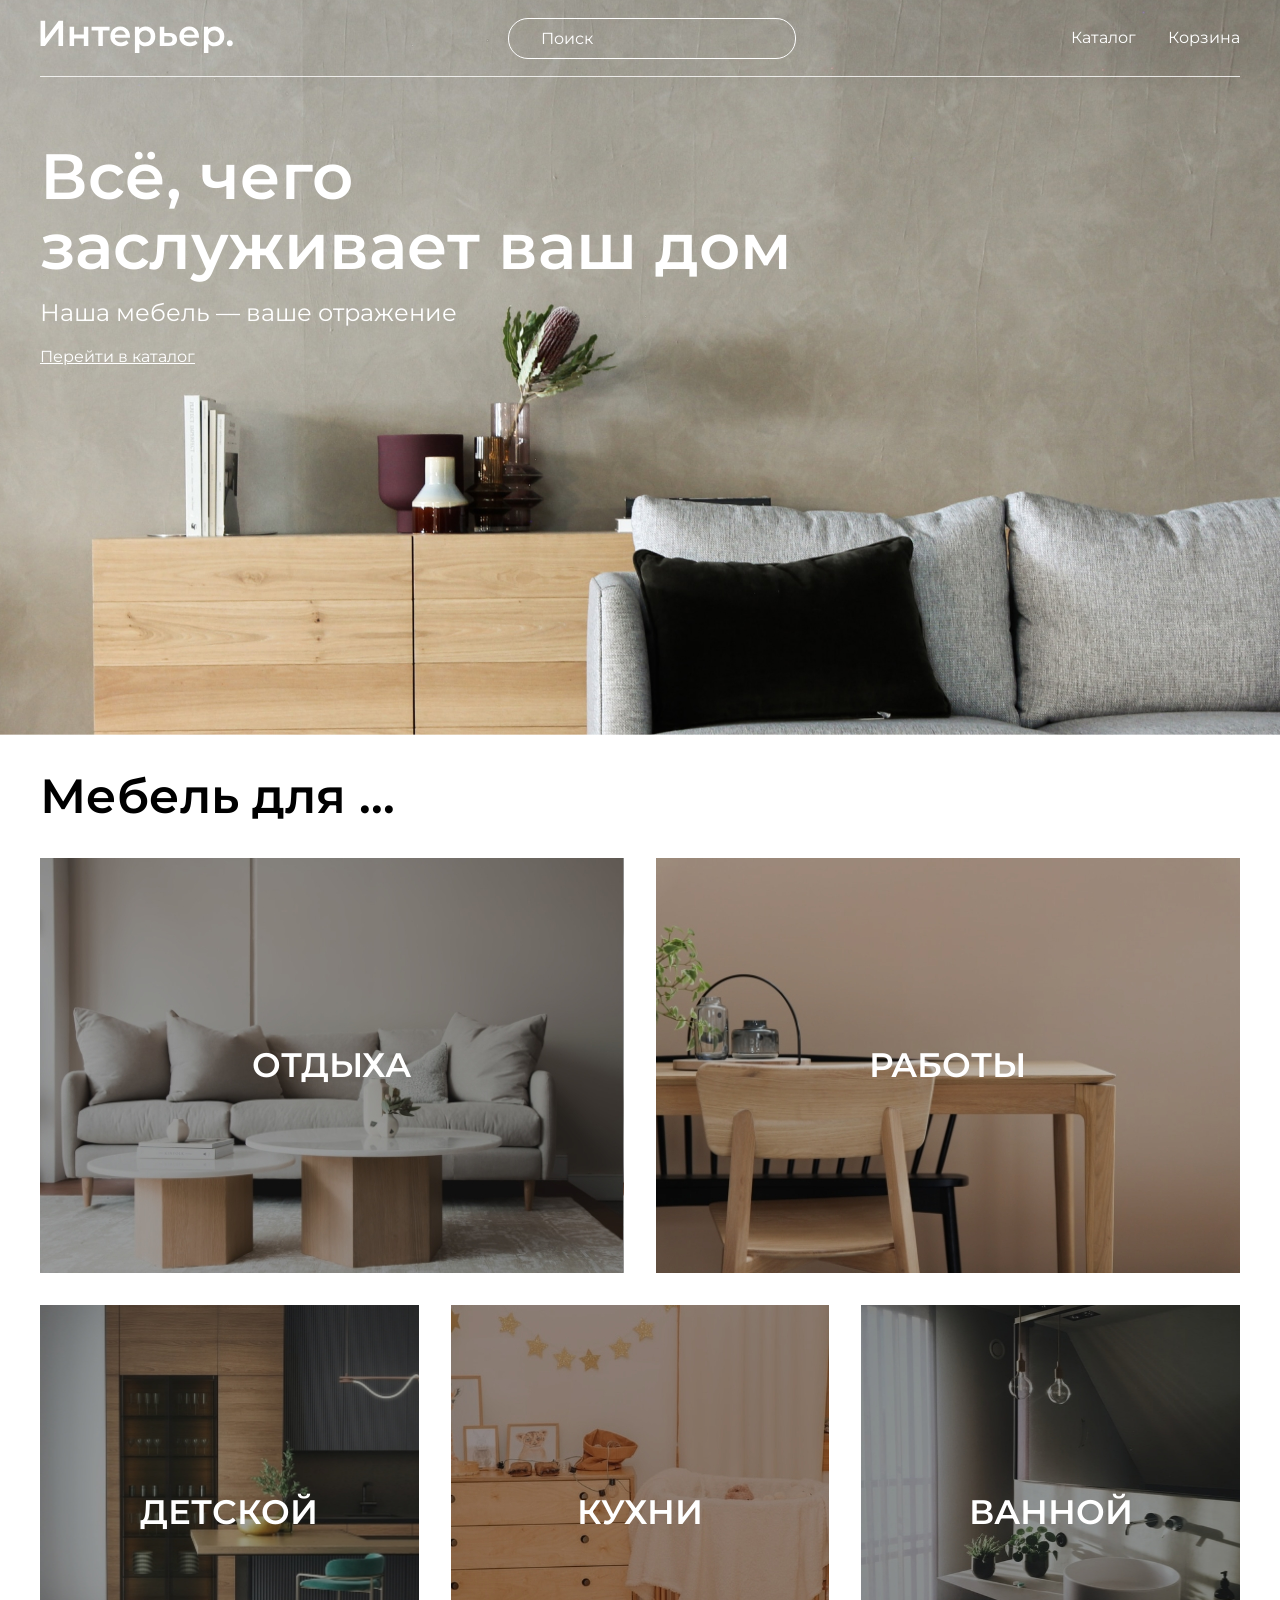
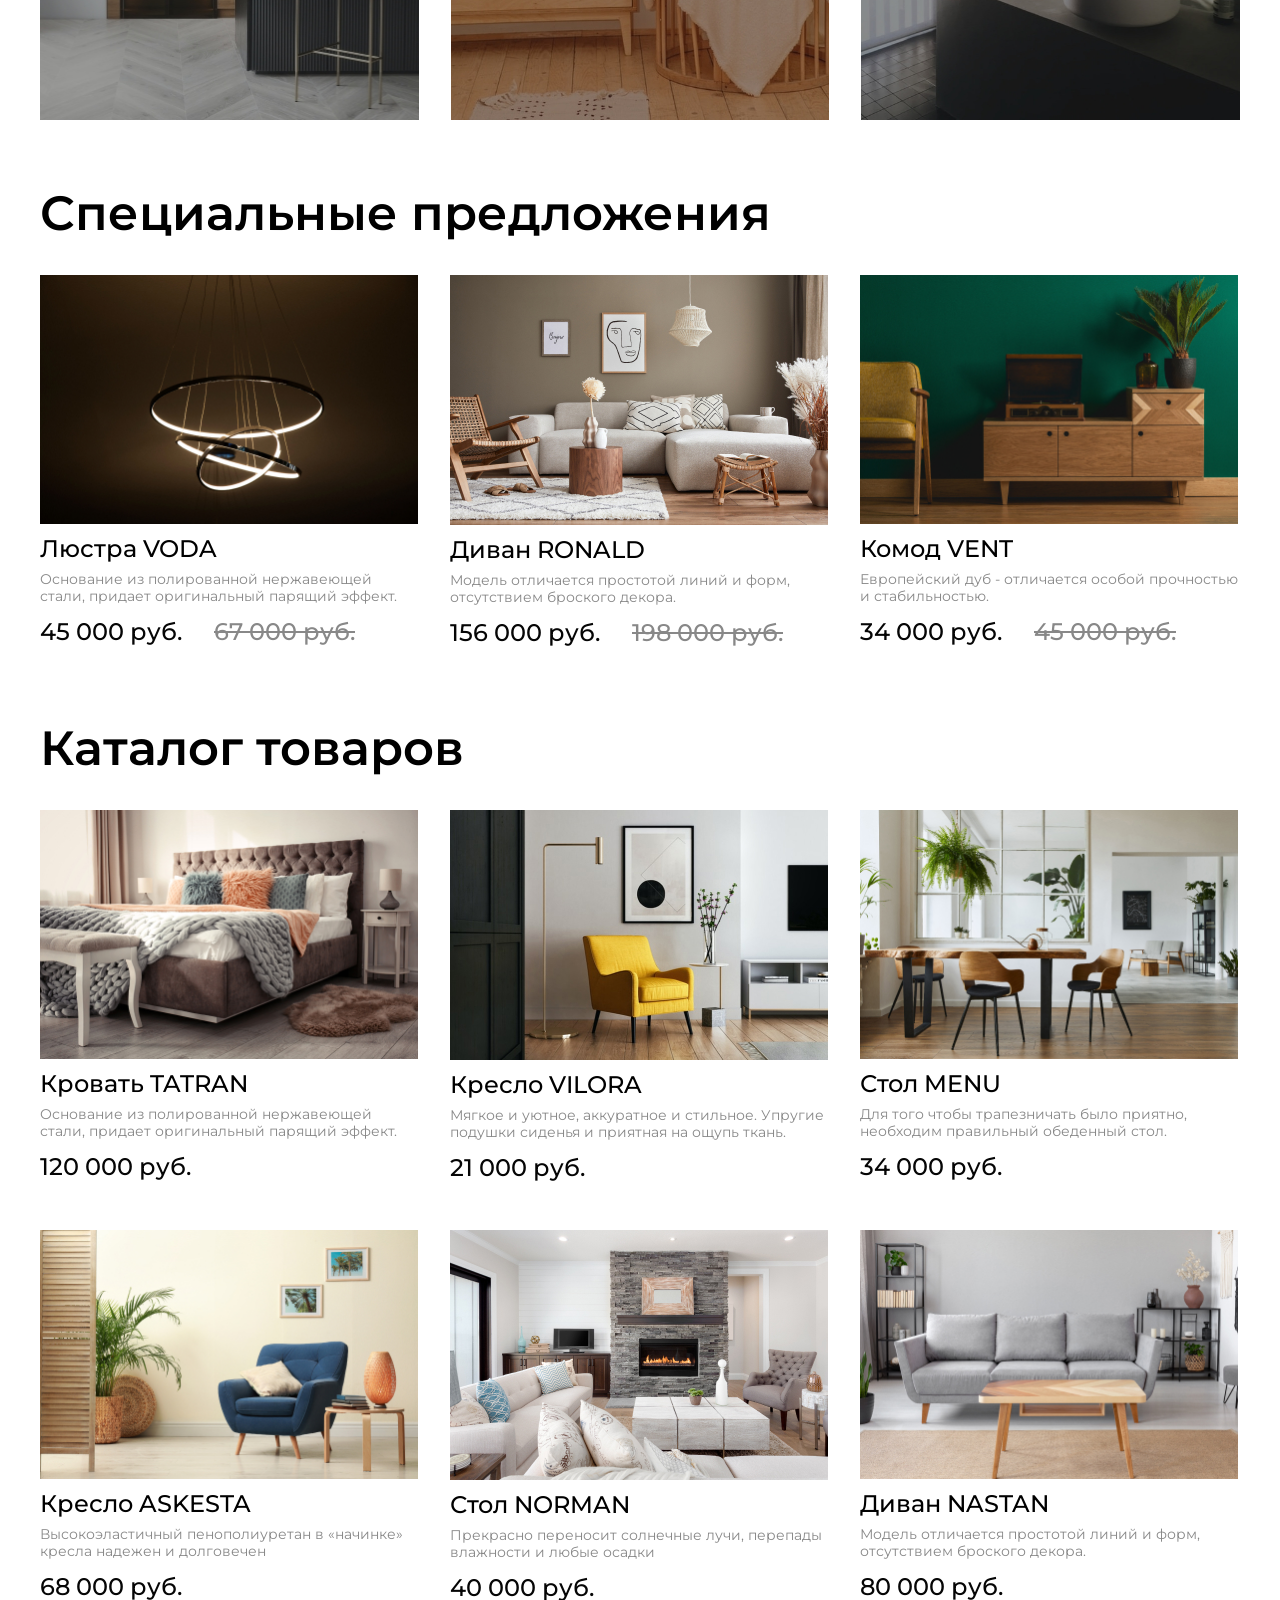
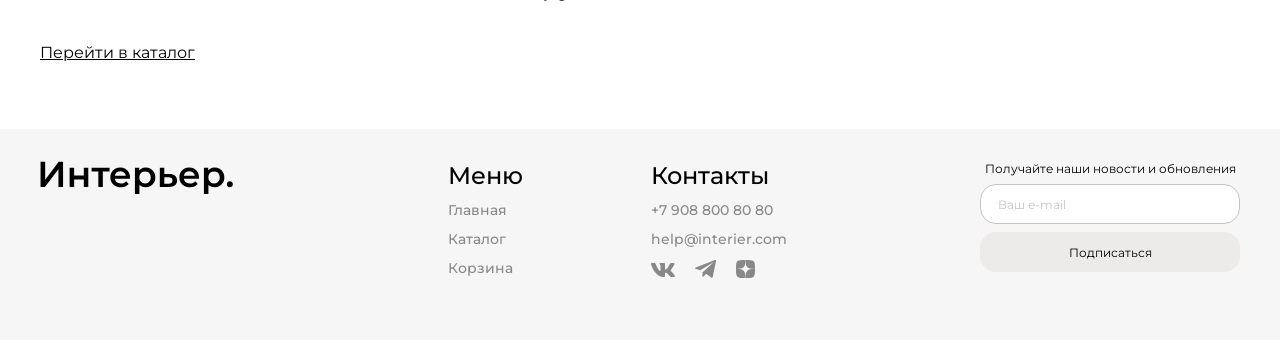
<file: index.html>
<!DOCTYPE html>
<html lang="en">
<head>
    <meta charset="UTF-8">
    <meta name="viewport" content="width=device-width, initial-scale=1.0">
    <title>Главная</title>
    <link rel="preconnect" href="https://fonts.googleapis.com">
    <link rel="preconnect" href="https://fonts.gstatic.com" crossorigin>
    <link href="https://fonts.googleapis.com/css2?family=Montserrat:wght@400;500;600&display=swap" rel="stylesheet">
    <link rel="stylesheet" type="text/css" href="styles.css">
</head>

<body>
    <div class="top center">
        <header class="header">
            <a href="index.html"><img class="logo" src="./images/logo.svg" alt="Лого"></a>
            <input class="header__input" placeholder="Поиск" type="text">
            <nav class="menu">
                <ul class="menu__list">
                    <li><a class="menu__link" href="catalog.html">Каталог</a></li>
                    <li><a class="menu__link" href="cart.html">Корзина</a></li>
                </ul>
            </nav>
            <div class="menu-mobile">
                <a class="menu-mobile__link" href="#">
                    <svg width="15.366211" height="15.360107" viewBox="0 0 15.3662 15.3601" fill="none" xmlns="http://www.w3.org/2000/svg" xmlns:xlink="http://www.w3.org/1999/xlink">
                    <path d="M11.53 10.41C12.52 9.14 12.99 7.54 12.84 5.93C12.68 4.33 11.93 2.84 10.72 1.78C9.51 0.71 7.94 0.15 6.33 0.2C4.72 0.25 3.19 0.91 2.05 2.05C0.91 3.19 0.25 4.72 0.2 6.33C0.15 7.94 0.71 9.51 1.78 10.72C2.85 11.93 4.33 12.68 5.94 12.83C7.54 12.99 9.14 12.52 10.42 11.53L10.45 11.56L13.81 14.92C13.88 15 13.97 15.05 14.07 15.09C14.16 15.13 14.27 15.16 14.37 15.16C14.47 15.16 14.58 15.13 14.67 15.09C14.77 15.05 14.86 15 14.93 14.92C15 14.85 15.06 14.76 15.1 14.67C15.14 14.57 15.16 14.47 15.16 14.36C15.16 14.26 15.14 14.16 15.1 14.06C15.06 13.96 15 13.88 14.93 13.8L11.57 10.44C11.56 10.43 11.55 10.42 11.53 10.41ZM9.89 3.17C10.34 3.61 10.69 4.13 10.94 4.71C11.18 5.29 11.31 5.91 11.31 6.53C11.31 7.16 11.19 7.78 10.95 8.36C10.71 8.94 10.36 9.47 9.92 9.91C9.47 10.36 8.95 10.71 8.37 10.95C7.79 11.18 7.17 11.31 6.54 11.3C5.91 11.3 5.29 11.17 4.72 10.93C4.14 10.69 3.61 10.33 3.17 9.88C2.29 8.99 1.8 7.79 1.81 6.53C1.81 5.28 2.31 4.08 3.2 3.19C4.09 2.31 5.29 1.81 6.54 1.8C7.79 1.8 9 2.29 9.89 3.17Z" fill="#FFFFFF" fill-opacity="1.000000" fill-rule="evenodd"/>
                    <path d="M13.04 7.14Q13.09 6.54 13.03 5.92Q12.98 5.3 12.81 4.71Q12.63 4.12 12.35 3.56Q12.07 3.01 11.69 2.53Q11.32 2.04 10.85 1.63Q10.38 1.22 9.86 0.91Q9.33 0.59 8.75 0.38Q8.16 0.17 7.55 0.07Q6.95 -0.02 6.33 0Q5.7 0.02 5.11 0.15Q4.51 0.28 3.94 0.53Q3.37 0.78 2.86 1.12Q2.35 1.47 1.91 1.91Q1.47 2.35 1.13 2.85Q0.78 3.36 0.53 3.93Q0.29 4.5 0.15 5.1Q0.02 5.7 0 6.32Q-0.02 6.95 0.07 7.55Q0.17 8.16 0.38 8.74Q0.59 9.33 0.9 9.86Q1.22 10.38 1.63 10.85Q2.04 11.32 2.53 11.69Q3.01 12.07 3.57 12.35Q4.12 12.63 4.71 12.81Q5.3 12.98 5.92 13.03Q6.54 13.09 7.15 13.03Q7.76 12.98 8.36 12.8Q8.96 12.63 9.5 12.35Q9.97 12.11 10.4 11.79L13.67 15.06Q13.74 15.13 13.82 15.19Q13.9 15.24 13.99 15.28Q14.08 15.32 14.18 15.34Q14.27 15.36 14.37 15.36Q14.47 15.36 14.56 15.34Q14.66 15.32 14.75 15.28Q14.84 15.24 14.92 15.19Q15 15.13 15.07 15.06Q15.14 14.99 15.19 14.91Q15.25 14.83 15.29 14.74Q15.32 14.65 15.34 14.56Q15.36 14.46 15.36 14.36Q15.36 14.26 15.34 14.17Q15.32 14.07 15.29 13.98Q15.25 13.89 15.19 13.81Q15.14 13.73 15.07 13.66L11.8 10.39Q12.11 9.96 12.35 9.5Q12.63 8.95 12.8 8.35Q12.98 7.75 13.04 7.14ZM11.53 10.41C12.52 9.14 12.99 7.54 12.84 5.93C12.68 4.33 11.93 2.84 10.72 1.78C9.51 0.71 7.94 0.15 6.33 0.2C4.72 0.25 3.19 0.91 2.05 2.05C0.91 3.19 0.25 4.72 0.2 6.33C0.15 7.94 0.71 9.51 1.78 10.72C2.85 11.93 4.33 12.68 5.94 12.83C7.54 12.99 9.14 12.52 10.42 11.53L10.45 11.56L13.81 14.92C13.88 15 13.97 15.05 14.07 15.09C14.16 15.13 14.27 15.16 14.37 15.16C14.47 15.16 14.58 15.13 14.67 15.09C14.77 15.05 14.86 15 14.93 14.92C15 14.85 15.06 14.76 15.1 14.67C15.14 14.57 15.16 14.47 15.16 14.36C15.16 14.26 15.14 14.16 15.1 14.06C15.06 13.96 15 13.88 14.93 13.8L11.57 10.44C11.56 10.43 11.55 10.42 11.53 10.41ZM9.89 3.17C10.34 3.61 10.69 4.13 10.94 4.71C11.18 5.29 11.31 5.91 11.31 6.53C11.31 7.16 11.19 7.78 10.95 8.36C10.71 8.94 10.36 9.47 9.92 9.91C9.47 10.36 8.95 10.71 8.37 10.95C7.79 11.18 7.17 11.31 6.54 11.3C5.91 11.3 5.29 11.17 4.72 10.93C4.14 10.69 3.61 10.33 3.17 9.88C2.29 8.99 1.8 7.79 1.81 6.53C1.81 5.28 2.31 4.08 3.2 3.19C4.09 2.31 5.29 1.81 6.54 1.8C7.79 1.8 9 2.29 9.89 3.17ZM10.33 4Q10.58 4.37 10.75 4.79Q10.93 5.21 11.02 5.64Q11.11 6.08 11.11 6.54Q11.11 6.99 11.03 7.43Q10.94 7.87 10.77 8.29Q10.59 8.71 10.35 9.08Q10.1 9.45 9.78 9.77Q9.46 10.09 9.08 10.34Q8.71 10.59 8.29 10.76Q7.87 10.93 7.43 11.02Q7 11.11 6.54 11.1Q6.09 11.1 5.65 11.01Q5.21 10.92 4.79 10.75Q4.37 10.57 4 10.32Q3.64 10.07 3.32 9.74Q3 9.42 2.76 9.05Q2.52 8.69 2.35 8.27Q2.18 7.85 2.09 7.42Q2.01 6.99 2.01 6.54Q2.01 6.08 2.1 5.65Q2.19 5.22 2.36 4.8Q2.53 4.39 2.78 4.02Q3.02 3.65 3.34 3.34Q3.66 3.02 4.03 2.77Q4.39 2.53 4.81 2.35Q5.23 2.18 5.66 2.09Q6.09 2.01 6.54 2Q6.99 2 7.42 2.09Q7.86 2.17 8.28 2.34Q8.69 2.51 9.06 2.75Q9.43 2.99 9.75 3.31Q10.07 3.63 10.33 4Z" fill="#FFFFFF" fill-opacity="1.000000" fill-rule="evenodd"/>
                    </svg>
                </a>
                <a class="menu-mobile__link" href="catalog.html">
                    <svg width="19.199463" height="19.199951" viewBox="0 0 19.1995 19.2" fill="none" xmlns="http://www.w3.org/2000/svg" xmlns:xlink="http://www.w3.org/1999/xlink">
                    <rect  width="4.571429" height="4.571429" fill="#FFFFFF" fill-opacity="1.000000"/>
                    <rect  y="7.314209" width="4.571429" height="4.571429" fill="#FFFFFF" fill-opacity="1.000000"/>
                    <rect  y="14.628540" width="4.571429" height="4.571428" fill="#FFFFFF" fill-opacity="1.000000"/>
                    <rect  x="7.313477" y="7.314209" width="4.571429" height="4.571429" fill="#FFFFFF" fill-opacity="1.000000"/>
                    <rect  x="7.313477" y="14.628540" width="4.571429" height="4.571428" fill="#FFFFFF" fill-opacity="1.000000"/>
                    <rect  x="7.313477" width="4.571429" height="4.571429" fill="#FFFFFF" fill-opacity="1.000000"/>
                    <rect  x="14.627930" y="7.314209" width="4.571428" height="4.571429" fill="#FFFFFF" fill-opacity="1.000000"/>
                    <rect  x="14.627930" y="14.628540" width="4.571428" height="4.571428" fill="#FFFFFF" fill-opacity="1.000000"/>
                    <rect  x="14.627930" width="4.571428" height="4.571429" fill="#FFFFFF" fill-opacity="1.000000"/>
                    </svg>
                </a>
                <a class="menu-mobile__link" href="cart.html">
                    <svg width="18.717285" height="16.666626" viewBox="0 0 18.7173 16.6666" fill="none" xmlns="http://www.w3.org/2000/svg" xmlns:xlink="http://www.w3.org/1999/xlink">
                    <path  d="M11.45 16.66C12.01 16.66 12.54 16.44 12.93 16.05C13.32 15.66 13.54 15.13 13.54 14.58C13.54 14.03 13.32 13.5 12.93 13.11C12.54 12.71 12.01 12.5 11.45 12.5C10.9 12.5 10.37 12.71 9.98 13.11C9.59 13.5 9.37 14.03 9.37 14.58C9.37 15.13 9.59 15.66 9.98 16.05C10.37 16.44 10.9 16.66 11.45 16.66ZM4.16 16.66C4.71 16.66 5.24 16.44 5.63 16.05C6.03 15.66 6.24 15.13 6.24 14.58C6.24 14.03 6.03 13.5 5.63 13.11C5.24 12.71 4.71 12.5 4.16 12.5C3.61 12.5 3.08 12.71 2.69 13.11C2.3 13.5 2.08 14.03 2.08 14.58C2.08 15.13 2.3 15.66 2.69 16.05C3.08 16.44 3.61 16.66 4.16 16.66ZM17.74 2C18 1.99 18.25 1.88 18.43 1.69C18.61 1.51 18.71 1.26 18.71 1C18.71 0.74 18.61 0.49 18.43 0.3C18.25 0.11 18 0 17.74 0L16.54 0C15.6 0 14.79 0.65 14.59 1.56L13.28 7.44C13.08 8.36 12.27 9.01 11.33 9.01L3.5 9.01L2 3L11.73 3C11.99 2.99 12.23 2.88 12.41 2.69C12.59 2.5 12.69 2.26 12.69 2C12.69 1.74 12.59 1.49 12.41 1.31C12.23 1.12 11.99 1.01 11.73 1L2 1C1.69 1 1.39 1.07 1.12 1.2C0.85 1.33 0.61 1.53 0.42 1.77C0.23 2.01 0.1 2.29 0.04 2.58C-0.02 2.88 -0.02 3.19 0.06 3.49L1.56 9.5C1.67 9.93 1.92 10.31 2.27 10.59C2.62 10.86 3.05 11.01 3.5 11.01L11.33 11.01C12.24 11.01 13.12 10.7 13.83 10.13C14.54 9.56 15.04 8.77 15.24 7.88L16.54 2L17.74 2Z" fill="#FFFFFF" fill-opacity="1.000000" fill-rule="nonzero"/>
                    </svg>
                </a>
            </div>
        </header>
        <section class="hero-page">
            <h1 class="hero-page__title">Всё, чего <br>заслуживает ваш дом</h1>
            <p class="hero-page__text">Наша мебель — ваше отражение</p>
            <a class="hero-page__link" href="catalog.html">Перейти в каталог</a>
        </section>
    </div>
    <section class="for center">
        <h2 class="for__title">Мебель для ...</h2>
        <div class="for-box">
            <div class="for__item for__item_1 for__item_big">
                <h3 class="for__item-text">ОТДЫХА</h3>
            </div>
            <div class="for__item for__item_2 for__item_big">
                <h3 class="for__item-text">РАБОТЫ</h3>
            </div>
            <div class="for__item for__item_3">
                <h3 class="for__item-text">ДЕТСКОЙ</h3>
            </div>
            <div class="for__item for__item_4">
                <h3 class="for__item-text">КУХНИ</h3>
            </div>
            <div class="for__item for__item_5">
                <h3 class="for__item-text">ВАННОЙ</h3>
            </div>

        </div>
        
    </section>
    <section class="offer center">
        <h2 class="offer__title">Специальные предложения</h2>
        <div class="product-box">
            <article class="product">
                <img class="product__img" src="./images/offer1.jpg" alt="Люстра VODA">
                <h3 class="product__name">Люстра VODA</h3>
                <p class="product__description">Основание из полированной нержавеющей стали, придает оригинальный парящий эффект.</p>
                <div class="product__price-box">
                    <p class="product__price">45 000 руб.</p>
                    <p class="product__price product__price_old">67 000 руб.</p>
                </div>
                
            </article>
            <article class="product">
                <img class="product__img" src="./images/offer2.jpg" alt="Диван RONALD">
                <h3 class="product__name">Диван RONALD</h3>
                <p class="product__description">Модель отличается простотой линий и форм, отсутствием броского декора.</p>
                <div class="product__price-box">
                    <p class="product__price">156 000 руб.</p>
                    <p class="product__price product__price_old">198 000 руб.</p>
                </div>
                
            </article>
            <article class="product">
                <img class="product__img" src="./images/offer3.jpg" alt="Комод VENT">
                <h3 class="product__name">Комод VENT</h3>
                <p class="product__description">Европейский дуб - отличается особой прочностью и стабильностью.</p>
                <div class="product__price-box">
                    <p class="product__price">34 000 руб.</p>
                    <p class="product__price product__price_old">45 000 руб.</p>
                </div>

            </article>
        </div>
        
    </section>

    <section class="catalog center">
        <h2 class="catalog__title ">Каталог товаров</h2>
        <div class="product-box">
            <article class="product">
                <img class="product__img" src="./images/product2.jpg" alt="Кровать TATRAN">
                <h3 class="product__name">Кровать TATRAN</h3>
                <p class="product__description">Основание из полированной нержавеющей стали, придает оригинальный парящий эффект.</p>
                <p class="product__price">120 000 руб.</p>
            </article>
            <article class="product">
                <img class="product__img" src="./images/product1.jpg" alt="Кресло VILORA">
                <h3 class="product__name">Кресло VILORA</h3>
                <p class="product__description">Мягкое и уютное, аккуратное и стильное. Упругие подушки сиденья и приятная на ощупь ткань. </p>
                <p class="product__price">21 000 руб.</p>
            </article>
            <article class="product">
                <img class="product__img" src="./images/product6.jpg" alt="Стол MENU">
                <h3 class="product__name">Стол MENU</h3>
                <p class="product__description">Для того чтобы трапезничать было приятно, необходим правильный обеденный стол.</p>
                <p class="product__price">34 000 руб.</p>
            </article>
            <article class="product">
                <img class="product__img" src="./images/product3.jpg" alt="Кресло ASKESTA">
                <h3 class="product__name">Кресло ASKESTA</h3>
                <p class="product__description">Высокоэластичный пенополиуретан в «начинке» кресла надежен и долговечен</p>
                <p class="product__price">68 000 руб.</p>
            </article>
            <article class="product">
                <img class="product__img" src="./images/product4.jpg" alt="Стол NORMAN">
                <h3 class="product__name">Стол NORMAN</h3>
                <p class="product__description">Прекрасно переносит солнечные лучи, перепады влажности и любые осадки</p>
                <p class="product__price">40 000 руб.</p>
            </article>
            <article class="product">
                <img class="product__img" src="./images/product5.jpg" alt="Диван NASTAN">
                <h3 class="product__name">Диван NASTAN</h3>
                <p class="product__description">Модель отличается простотой линий и форм, отсутствием броского декора. </p>
                <p class="product__price">80 000 руб.</p>
            </article>
        </div>
        
        <a class="catalog__link" href="./catalog.html">Перейти в каталог  </a>
    </section>
    <footer class="footer center">
       
        <div class="footer__logo">
            <a href="index.html"><img  src="./images/logo_black.svg" alt="logo"></a>
            
        </div>
        
         
        <div class="footer-content">
        
            <div class="footer-info">   
                <nav class="footer__item">
                        <h4 class="footer__title">Меню</h4>
                        <a class="footer__link footer__link_hover" href="index.html">Главная</a>
                        <a class="footer__link footer__link_hover" href="catalog.html">Каталог</a>
                        <a class="footer__link footer__link_hover" href="cart.html">Корзина</a>
                    
                </nav>
                <div class="footer__item">
                    <h4 class="footer__title">Контакты</h4>
                    <a class="footer__link" href="tel:+79088008080">+7 908 800 80 80</a>
                    <a class="footer__link" href="mailto:help@interier.com">help@interier.com</a>
    
                    <div class="footer__icons">
                        <a class="footer__icon-link" href="#">
                            <svg width="24.000504" height="14.000000" viewBox="0 0 24.0005 14" fill="none" xmlns="http://www.w3.org/2000/svg" xmlns:xlink="http://www.w3.org/1999/xlink">
                                <path  d="M23.45 0.94C23.61 0.4 23.45 0 22.65 0L20.03 0C19.36 0 19.05 0.34 18.88 0.72C18.88 0.72 17.55 3.92 15.66 6C15.04 6.6 14.77 6.79 14.43 6.79C14.27 6.79 14.01 6.6 14.01 6.05L14.01 0.94C14.01 0.29 13.83 0 13.27 0L9.15 0C8.73 0 8.48 0.3 8.48 0.59C8.48 1.21 9.42 1.35 9.52 3.1L9.52 6.9C9.52 7.73 9.37 7.88 9.03 7.88C8.14 7.88 5.98 4.67 4.69 1C4.44 0.28 4.19 0 3.52 0L0.9 0C0.15 0 0 0.34 0 0.72C0 1.41 0.88 4.8 4.14 9.28C6.31 12.34 9.37 14 12.15 14C13.82 14 14.02 13.63 14.02 12.99L14.02 10.68C14.02 9.94 14.18 9.8 14.71 9.8C15.1 9.8 15.77 9.99 17.33 11.46C19.11 13.21 19.4 14 20.4 14L23.03 14C23.78 14 24.15 13.63 23.94 12.9C23.7 12.18 22.85 11.12 21.72 9.88C21.11 9.17 20.19 8.4 19.91 8.02C19.52 7.53 19.63 7.31 19.91 6.87C19.91 6.87 23.11 2.45 23.44 0.94L23.45 0.94Z" fill="#888888" fill-opacity="1.000000" fill-rule="evenodd" class="fill-svg"/>
                            </svg>
                        </a>
                        <a class="footer__icon-link" href="#">
                            <svg width="21.000000" height="17.675659" viewBox="0 0 21 17.6757" fill="none" xmlns="http://www.w3.org/2000/svg" xmlns:xlink="http://www.w3.org/1999/xlink">
                                <path d="M19.29 0.2L0.69 7.41C-0.06 7.74 -0.32 8.42 0.5 8.78L5.28 10.31L16.82 3.14C17.45 2.69 18.09 2.81 17.54 3.3L7.63 12.32L7.31 16.14C7.6 16.73 8.13 16.73 8.47 16.44L11.21 13.83L15.91 17.37C17 18.02 17.59 17.6 17.83 16.41L20.91 1.74C21.23 0.28 20.68 -0.37 19.29 0.2Z" fill="#888888" fill-opacity="1.000000" fill-rule="nonzero" class="fill-svg"/>
                            </svg>
                        </a>
                        <a class="footer__icon-link" href="#">
                            <svg width="19.000000" height="18.000000" viewBox="0 0 19 18" fill="none" xmlns="http://www.w3.org/2000/svg" xmlns:xlink="http://www.w3.org/1999/xlink">
                                <path d="M11.33 10.73C9.83 12.19 9.73 14.01 9.6 18C13.52 18 16.23 17.98 17.62 16.7C18.98 15.37 19 12.68 19 9.09C14.79 9.22 12.87 9.32 11.33 10.73ZM0 9.09C0 12.68 0.01 15.37 1.37 16.7C2.76 17.98 5.47 18 9.39 18C9.26 14.01 9.16 12.19 7.66 10.73C6.12 9.32 4.2 9.21 0 9.09ZM9.39 0C5.48 0 2.76 0.01 1.37 1.29C0.01 2.62 0 5.31 0 8.9C4.2 8.77 6.12 8.67 7.66 7.26C9.16 5.8 9.26 3.98 9.39 0ZM11.33 7.26C9.83 5.8 9.73 3.98 9.6 0C13.52 0 16.23 0.01 17.62 1.29C18.98 2.62 19 5.31 19 8.9C14.79 8.77 12.87 8.67 11.33 7.26Z" fill="#888888" fill-opacity="1.000000" fill-rule="nonzero" class="fill-svg"/>
                            </svg>
                        </a>
                    </div>
                </div> 
            </div>
            <div>
                <form class="form" action="#">
                    <p class="form__text">Получайте наши новости и обновления</p>
                    <input class="form__input" placeholder="Ваш e-mail" type="email">    
                    <button class="btn btn_form">Подписаться</button>
                </form>
            </div>
          
        </div>


    </footer>



    
</body>
</html>
</file>
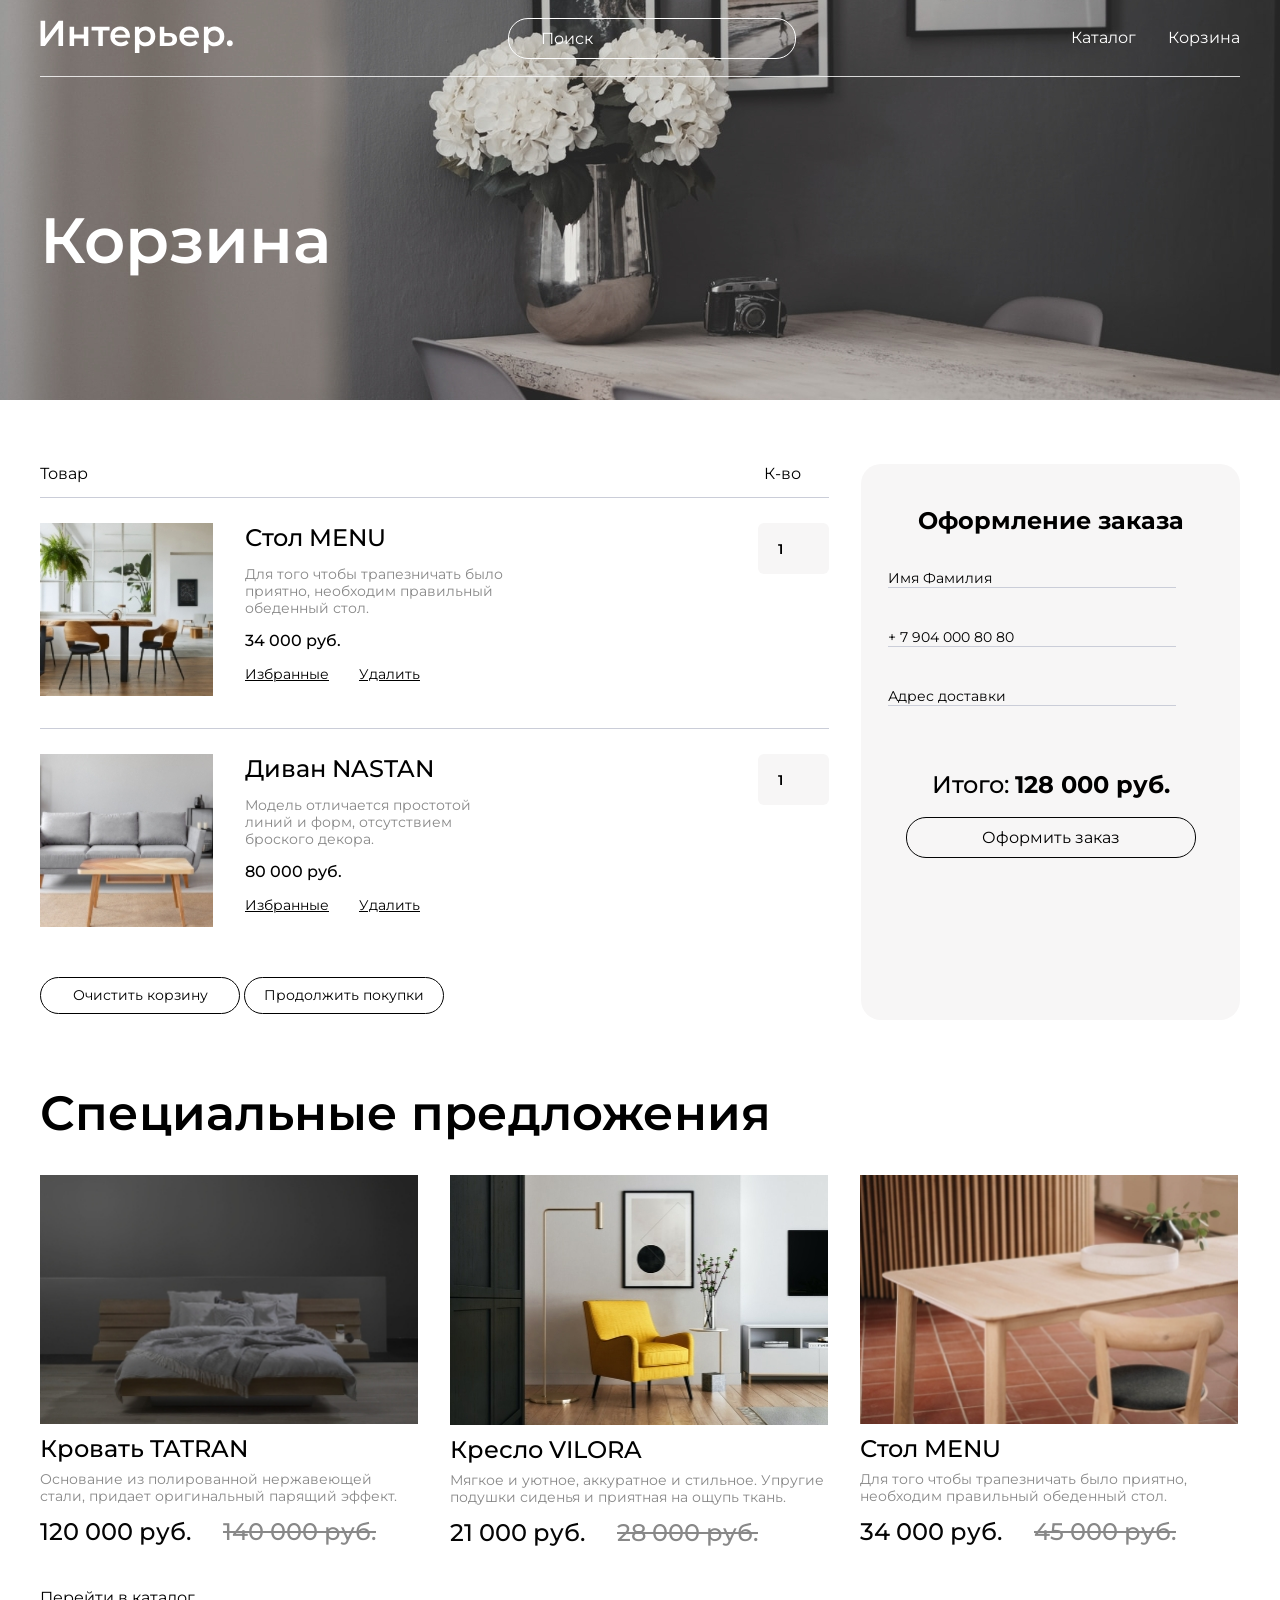
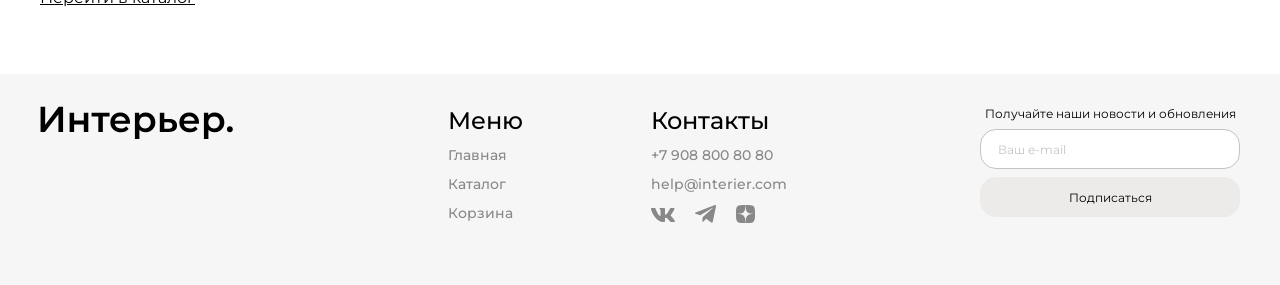
<file: cart.html>
<!DOCTYPE html>
<html lang="en">
<head>
    <meta charset="UTF-8">
    <meta name="viewport" content="width=device-width, initial-scale=1.0">
    <title>Корзина</title>
    <link rel="preconnect" href="https://fonts.googleapis.com">
    <link rel="preconnect" href="https://fonts.gstatic.com" crossorigin>
    <link href="https://fonts.googleapis.com/css2?family=Montserrat:wght@400;500;600&display=swap" rel="stylesheet">
    <link rel="stylesheet" type="text/css" href="styles.css">
</head>

<body>
    <div class="cart-top center">
        <header class="header">
            <a href="index.html"><img class="logo" src="./images/logo.svg" alt="Лого"></a>
            <input class="header__input" placeholder="Поиск" type="text">
            <nav class="menu">
                <ul class="menu__list">
                    <li><a class="menu__link" href="catalog.html">Каталог</a></li>
                    <li><a class="menu__link" href="cart.html">Корзина</a></li>
                </ul>
            </nav>
            <div class="menu-mobile">
                <a class="menu-mobile__link" href="#">
                    <svg width="15.366211" height="15.360107" viewBox="0 0 15.3662 15.3601" fill="none" xmlns="http://www.w3.org/2000/svg" xmlns:xlink="http://www.w3.org/1999/xlink">
                    <path d="M11.53 10.41C12.52 9.14 12.99 7.54 12.84 5.93C12.68 4.33 11.93 2.84 10.72 1.78C9.51 0.71 7.94 0.15 6.33 0.2C4.72 0.25 3.19 0.91 2.05 2.05C0.91 3.19 0.25 4.72 0.2 6.33C0.15 7.94 0.71 9.51 1.78 10.72C2.85 11.93 4.33 12.68 5.94 12.83C7.54 12.99 9.14 12.52 10.42 11.53L10.45 11.56L13.81 14.92C13.88 15 13.97 15.05 14.07 15.09C14.16 15.13 14.27 15.16 14.37 15.16C14.47 15.16 14.58 15.13 14.67 15.09C14.77 15.05 14.86 15 14.93 14.92C15 14.85 15.06 14.76 15.1 14.67C15.14 14.57 15.16 14.47 15.16 14.36C15.16 14.26 15.14 14.16 15.1 14.06C15.06 13.96 15 13.88 14.93 13.8L11.57 10.44C11.56 10.43 11.55 10.42 11.53 10.41ZM9.89 3.17C10.34 3.61 10.69 4.13 10.94 4.71C11.18 5.29 11.31 5.91 11.31 6.53C11.31 7.16 11.19 7.78 10.95 8.36C10.71 8.94 10.36 9.47 9.92 9.91C9.47 10.36 8.95 10.71 8.37 10.95C7.79 11.18 7.17 11.31 6.54 11.3C5.91 11.3 5.29 11.17 4.72 10.93C4.14 10.69 3.61 10.33 3.17 9.88C2.29 8.99 1.8 7.79 1.81 6.53C1.81 5.28 2.31 4.08 3.2 3.19C4.09 2.31 5.29 1.81 6.54 1.8C7.79 1.8 9 2.29 9.89 3.17Z" fill="#FFFFFF" fill-opacity="1.000000" fill-rule="evenodd"/>
                    <path d="M13.04 7.14Q13.09 6.54 13.03 5.92Q12.98 5.3 12.81 4.71Q12.63 4.12 12.35 3.56Q12.07 3.01 11.69 2.53Q11.32 2.04 10.85 1.63Q10.38 1.22 9.86 0.91Q9.33 0.59 8.75 0.38Q8.16 0.17 7.55 0.07Q6.95 -0.02 6.33 0Q5.7 0.02 5.11 0.15Q4.51 0.28 3.94 0.53Q3.37 0.78 2.86 1.12Q2.35 1.47 1.91 1.91Q1.47 2.35 1.13 2.85Q0.78 3.36 0.53 3.93Q0.29 4.5 0.15 5.1Q0.02 5.7 0 6.32Q-0.02 6.95 0.07 7.55Q0.17 8.16 0.38 8.74Q0.59 9.33 0.9 9.86Q1.22 10.38 1.63 10.85Q2.04 11.32 2.53 11.69Q3.01 12.07 3.57 12.35Q4.12 12.63 4.71 12.81Q5.3 12.98 5.92 13.03Q6.54 13.09 7.15 13.03Q7.76 12.98 8.36 12.8Q8.96 12.63 9.5 12.35Q9.97 12.11 10.4 11.79L13.67 15.06Q13.74 15.13 13.82 15.19Q13.9 15.24 13.99 15.28Q14.08 15.32 14.18 15.34Q14.27 15.36 14.37 15.36Q14.47 15.36 14.56 15.34Q14.66 15.32 14.75 15.28Q14.84 15.24 14.92 15.19Q15 15.13 15.07 15.06Q15.14 14.99 15.19 14.91Q15.25 14.83 15.29 14.74Q15.32 14.65 15.34 14.56Q15.36 14.46 15.36 14.36Q15.36 14.26 15.34 14.17Q15.32 14.07 15.29 13.98Q15.25 13.89 15.19 13.81Q15.14 13.73 15.07 13.66L11.8 10.39Q12.11 9.96 12.35 9.5Q12.63 8.95 12.8 8.35Q12.98 7.75 13.04 7.14ZM11.53 10.41C12.52 9.14 12.99 7.54 12.84 5.93C12.68 4.33 11.93 2.84 10.72 1.78C9.51 0.71 7.94 0.15 6.33 0.2C4.72 0.25 3.19 0.91 2.05 2.05C0.91 3.19 0.25 4.72 0.2 6.33C0.15 7.94 0.71 9.51 1.78 10.72C2.85 11.93 4.33 12.68 5.94 12.83C7.54 12.99 9.14 12.52 10.42 11.53L10.45 11.56L13.81 14.92C13.88 15 13.97 15.05 14.07 15.09C14.16 15.13 14.27 15.16 14.37 15.16C14.47 15.16 14.58 15.13 14.67 15.09C14.77 15.05 14.86 15 14.93 14.92C15 14.85 15.06 14.76 15.1 14.67C15.14 14.57 15.16 14.47 15.16 14.36C15.16 14.26 15.14 14.16 15.1 14.06C15.06 13.96 15 13.88 14.93 13.8L11.57 10.44C11.56 10.43 11.55 10.42 11.53 10.41ZM9.89 3.17C10.34 3.61 10.69 4.13 10.94 4.71C11.18 5.29 11.31 5.91 11.31 6.53C11.31 7.16 11.19 7.78 10.95 8.36C10.71 8.94 10.36 9.47 9.92 9.91C9.47 10.36 8.95 10.71 8.37 10.95C7.79 11.18 7.17 11.31 6.54 11.3C5.91 11.3 5.29 11.17 4.72 10.93C4.14 10.69 3.61 10.33 3.17 9.88C2.29 8.99 1.8 7.79 1.81 6.53C1.81 5.28 2.31 4.08 3.2 3.19C4.09 2.31 5.29 1.81 6.54 1.8C7.79 1.8 9 2.29 9.89 3.17ZM10.33 4Q10.58 4.37 10.75 4.79Q10.93 5.21 11.02 5.64Q11.11 6.08 11.11 6.54Q11.11 6.99 11.03 7.43Q10.94 7.87 10.77 8.29Q10.59 8.71 10.35 9.08Q10.1 9.45 9.78 9.77Q9.46 10.09 9.08 10.34Q8.71 10.59 8.29 10.76Q7.87 10.93 7.43 11.02Q7 11.11 6.54 11.1Q6.09 11.1 5.65 11.01Q5.21 10.92 4.79 10.75Q4.37 10.57 4 10.32Q3.64 10.07 3.32 9.74Q3 9.42 2.76 9.05Q2.52 8.69 2.35 8.27Q2.18 7.85 2.09 7.42Q2.01 6.99 2.01 6.54Q2.01 6.08 2.1 5.65Q2.19 5.22 2.36 4.8Q2.53 4.39 2.78 4.02Q3.02 3.65 3.34 3.34Q3.66 3.02 4.03 2.77Q4.39 2.53 4.81 2.35Q5.23 2.18 5.66 2.09Q6.09 2.01 6.54 2Q6.99 2 7.42 2.09Q7.86 2.17 8.28 2.34Q8.69 2.51 9.06 2.75Q9.43 2.99 9.75 3.31Q10.07 3.63 10.33 4Z" fill="#FFFFFF" fill-opacity="1.000000" fill-rule="evenodd"/>
                    </svg>
                </a>
                <a class="menu-mobile__link" href="catalog.html">
                    <svg width="19.199463" height="19.199951" viewBox="0 0 19.1995 19.2" fill="none" xmlns="http://www.w3.org/2000/svg" xmlns:xlink="http://www.w3.org/1999/xlink">
                    <rect width="4.571429" height="4.571429" fill="#FFFFFF" fill-opacity="1.000000"/>
                    <rect y="7.314209" width="4.571429" height="4.571429" fill="#FFFFFF" fill-opacity="1.000000"/>
                    <rect y="14.628540" width="4.571429" height="4.571428" fill="#FFFFFF" fill-opacity="1.000000"/>
                    <rect x="7.313477" y="7.314209" width="4.571429" height="4.571429" fill="#FFFFFF" fill-opacity="1.000000"/>
                    <rect x="7.313477" y="14.628540" width="4.571429" height="4.571428" fill="#FFFFFF" fill-opacity="1.000000"/>
                    <rect x="7.313477" width="4.571429" height="4.571429" fill="#FFFFFF" fill-opacity="1.000000"/>
                    <rect x="14.627930" y="7.314209" width="4.571428" height="4.571429" fill="#FFFFFF" fill-opacity="1.000000"/>
                    <rect x="14.627930" y="14.628540" width="4.571428" height="4.571428" fill="#FFFFFF" fill-opacity="1.000000"/>
                    <rect x="14.627930" width="4.571428" height="4.571429" fill="#FFFFFF" fill-opacity="1.000000"/>
                    </svg>
                </a>
                <a class="menu-mobile__link" href="cart.html">
                    <svg width="18.717285" height="16.666626" viewBox="0 0 18.7173 16.6666" fill="none" xmlns="http://www.w3.org/2000/svg" xmlns:xlink="http://www.w3.org/1999/xlink">
                    <path d="M11.45 16.66C12.01 16.66 12.54 16.44 12.93 16.05C13.32 15.66 13.54 15.13 13.54 14.58C13.54 14.03 13.32 13.5 12.93 13.11C12.54 12.71 12.01 12.5 11.45 12.5C10.9 12.5 10.37 12.71 9.98 13.11C9.59 13.5 9.37 14.03 9.37 14.58C9.37 15.13 9.59 15.66 9.98 16.05C10.37 16.44 10.9 16.66 11.45 16.66ZM4.16 16.66C4.71 16.66 5.24 16.44 5.63 16.05C6.03 15.66 6.24 15.13 6.24 14.58C6.24 14.03 6.03 13.5 5.63 13.11C5.24 12.71 4.71 12.5 4.16 12.5C3.61 12.5 3.08 12.71 2.69 13.11C2.3 13.5 2.08 14.03 2.08 14.58C2.08 15.13 2.3 15.66 2.69 16.05C3.08 16.44 3.61 16.66 4.16 16.66ZM17.74 2C18 1.99 18.25 1.88 18.43 1.69C18.61 1.51 18.71 1.26 18.71 1C18.71 0.74 18.61 0.49 18.43 0.3C18.25 0.11 18 0 17.74 0L16.54 0C15.6 0 14.79 0.65 14.59 1.56L13.28 7.44C13.08 8.36 12.27 9.01 11.33 9.01L3.5 9.01L2 3L11.73 3C11.99 2.99 12.23 2.88 12.41 2.69C12.59 2.5 12.69 2.26 12.69 2C12.69 1.74 12.59 1.49 12.41 1.31C12.23 1.12 11.99 1.01 11.73 1L2 1C1.69 1 1.39 1.07 1.12 1.2C0.85 1.33 0.61 1.53 0.42 1.77C0.23 2.01 0.1 2.29 0.04 2.58C-0.02 2.88 -0.02 3.19 0.06 3.49L1.56 9.5C1.67 9.93 1.92 10.31 2.27 10.59C2.62 10.86 3.05 11.01 3.5 11.01L11.33 11.01C12.24 11.01 13.12 10.7 13.83 10.13C14.54 9.56 15.04 8.77 15.24 7.88L16.54 2L17.74 2Z" fill="#FFFFFF" fill-opacity="1.000000" fill-rule="nonzero"/>
                    </svg>
                </a>
            </div>
        </header>
        <section class="cart-page">
            <h1 class="cart-page__title">Корзина</h1>
        </section>
    </div>
    <section class="cart center">
        <div class="cart__content">
            <div class="cart__name-box">
                <p class="cart__text">Товар</p>
                <p class="cart__text">К-во</p>
            </div>
            <div class="cart__item">
                <div class="cart__left">
                    <img class="cart__img" src="./images/cart2.jpeg" alt=""> 
                    <div class="cart__info">
                        <h4 class="cart__info-name">Стол MENU</h4>
                        <p class="cart__info-text">Для того чтобы трапезничать было приятно, необходим правильный обеденный стол.</p>
                        <p class="cart__info-price">34 000 руб.</p>
                        <div class="cart__link-box">
                            <a href="#" class="cart__link">Избранные</a>
                            <a href="#" class="cart__link">Удалить</a>
                        </div>
                        

                    </div> 
                </div>
                <input class="cart__input" type="number" value="1" min="1">
            </div>

            <div class="cart__item">
                <div class="cart__left">
                    <img class="cart__img" src="./images/cart1.jpeg" alt=""> 
                    <div class="cart__info">
                        <h4 class="cart__info-name">Диван NASTAN</h4>
                        <p class="cart__info-text">Модель отличается простотой линий и форм, отсутствием броского декора.</p>
                        <p class="cart__info-price">80 000 руб.</p>
                        <div class="cart__link-box">
                            <a href="#" class="cart__link">Избранные</a>
                            <a href="#" class="cart__link">Удалить</a>
                        </div>
                    </div> 
                </div>
                <input class="cart__input" type="number" value="1" min="1">
            </div>
            <div class="btn-box">
                <button class="cart__btn hover-black">Очистить корзину</button>
                <button class="cart__btn hover-black">Продолжить покупки</button>
            </div> 
        </div>  

        <form class="cart-form">
            <h3 class="cart-form__title">Оформление заказа</h3>
            <div class="cart-form__input-box">
                <input class="cart-form__input" placeholder="Имя Фамилия" type="text">
                <input class="cart-form__input" placeholder="+ 7 904 000 80 80" type="text">
                <input class="cart-form__input" placeholder="Адрес доставки" type="text">
            </div>
            <p class="cart-form__text"> Итого: <b>128 000 руб.</b> </p>
            <button class="cart-form__btn hover-black">Оформить заказ</button>
        </form>

    </section>

    <section class="offer center">
        <h2 class="offer__title">Специальные предложения</h2>
        <div class="product-box">
             <article class="product product_hover">
                <img class="product__img" src="./images/catalog1.jpeg" alt="Кровать TATRAN">
                <h3 class="product__name">Кровать TATRAN</h3>
                <p class="product__description">Основание из полированной нержавеющей стали, придает оригинальный парящий эффект.</p>
                <div class="product__price-box">
                    <p class="product__price">120 000 руб.</p>
                    <p class="product__price product__price_old">140 000 руб.</p>
                </div>
                
            </article>
            <article class="product product_hover">
                <img class="product__img" src="./images/catalog2.jpeg" alt="Кресло VILORA">
                <h3 class="product__name">Кресло VILORA</h3>
                <p class="product__description">Мягкое и уютное, аккуратное и стильное. Упругие подушки сиденья и приятная на ощупь ткань. </p>
                <div class="product__price-box">
                    <p class="product__price">21 000 руб.</p>
                    <p class="product__price product__price_old">28 000 руб.</p>
                </div>
                
            </article>
            <article class="product product_hover">
                <img class="product__img" src="./images/catalog3.jpeg" alt="Стол MENU">
                <h3 class="product__name">Стол MENU</h3>
                <p class="product__description">Для того чтобы трапезничать было приятно, необходим правильный обеденный стол.</p>
                <div class="product__price-box">
                    <p class="product__price">34 000 руб.</p>
                    <p class="product__price product__price_old">45 000 руб.</p>
                </div>
                
            </article>
            

        </div>
        <a href="./catalog.html" class="catalog__link catalog__link_catalog">Перейти в каталог</a>
        
    </section>

    
    <footer class="footer center">
       
        <div class="footer__logo">
            <a href="index.html"><img  src="./images/logo_black.svg" alt="logo"></a>
            
        </div>
        <div class="footer-content">
        
            <div class="footer-info">   
                <nav class="footer__item">
                        <h4 class="footer__title">Меню</h4>
                        <a class="footer__link footer__link_hover" href="index.html">Главная</a>
                        <a class="footer__link footer__link_hover" href="catalog.html">Каталог</a>
                        <a class="footer__link footer__link_hover" href="cart.html">Корзина</a>
                    
                </nav>
                <div class="footer__item">
                    <h4 class="footer__title">Контакты</h4>
                    <a class="footer__link" href="tel:+79088008080">+7 908 800 80 80</a>
                    <a class="footer__link" href="mailto:help@interier.com">help@interier.com</a>
    
                    <div class="footer__icons">
                        <a class="footer__icon-link" href="#">
                            <svg width="24.000504" height="14.000000" viewBox="0 0 24.0005 14" fill="none" xmlns="http://www.w3.org/2000/svg" xmlns:xlink="http://www.w3.org/1999/xlink">
                                <path d="M23.45 0.94C23.61 0.4 23.45 0 22.65 0L20.03 0C19.36 0 19.05 0.34 18.88 0.72C18.88 0.72 17.55 3.92 15.66 6C15.04 6.6 14.77 6.79 14.43 6.79C14.27 6.79 14.01 6.6 14.01 6.05L14.01 0.94C14.01 0.29 13.83 0 13.27 0L9.15 0C8.73 0 8.48 0.3 8.48 0.59C8.48 1.21 9.42 1.35 9.52 3.1L9.52 6.9C9.52 7.73 9.37 7.88 9.03 7.88C8.14 7.88 5.98 4.67 4.69 1C4.44 0.28 4.19 0 3.52 0L0.9 0C0.15 0 0 0.34 0 0.72C0 1.41 0.88 4.8 4.14 9.28C6.31 12.34 9.37 14 12.15 14C13.82 14 14.02 13.63 14.02 12.99L14.02 10.68C14.02 9.94 14.18 9.8 14.71 9.8C15.1 9.8 15.77 9.99 17.33 11.46C19.11 13.21 19.4 14 20.4 14L23.03 14C23.78 14 24.15 13.63 23.94 12.9C23.7 12.18 22.85 11.12 21.72 9.88C21.11 9.17 20.19 8.4 19.91 8.02C19.52 7.53 19.63 7.31 19.91 6.87C19.91 6.87 23.11 2.45 23.44 0.94L23.45 0.94Z" fill="#888888" fill-opacity="1.000000" fill-rule="evenodd" class="fill-svg"/>
                            </svg>
                        </a>
                        <a class="footer__icon-link" href="#">
                            <svg width="21.000000" height="17.675659" viewBox="0 0 21 17.6757" fill="none" xmlns="http://www.w3.org/2000/svg" xmlns:xlink="http://www.w3.org/1999/xlink">
                                <path d="M19.29 0.2L0.69 7.41C-0.06 7.74 -0.32 8.42 0.5 8.78L5.28 10.31L16.82 3.14C17.45 2.69 18.09 2.81 17.54 3.3L7.63 12.32L7.31 16.14C7.6 16.73 8.13 16.73 8.47 16.44L11.21 13.83L15.91 17.37C17 18.02 17.59 17.6 17.83 16.41L20.91 1.74C21.23 0.28 20.68 -0.37 19.29 0.2Z" fill="#888888" fill-opacity="1.000000" fill-rule="nonzero" class="fill-svg"/>
                            </svg>
                        </a>
                        <a class="footer__icon-link" href="#">
                            <svg width="19.000000" height="18.000000" viewBox="0 0 19 18" fill="none" xmlns="http://www.w3.org/2000/svg" xmlns:xlink="http://www.w3.org/1999/xlink">
                                <path d="M11.33 10.73C9.83 12.19 9.73 14.01 9.6 18C13.52 18 16.23 17.98 17.62 16.7C18.98 15.37 19 12.68 19 9.09C14.79 9.22 12.87 9.32 11.33 10.73ZM0 9.09C0 12.68 0.01 15.37 1.37 16.7C2.76 17.98 5.47 18 9.39 18C9.26 14.01 9.16 12.19 7.66 10.73C6.12 9.32 4.2 9.21 0 9.09ZM9.39 0C5.48 0 2.76 0.01 1.37 1.29C0.01 2.62 0 5.31 0 8.9C4.2 8.77 6.12 8.67 7.66 7.26C9.16 5.8 9.26 3.98 9.39 0ZM11.33 7.26C9.83 5.8 9.73 3.98 9.6 0C13.52 0 16.23 0.01 17.62 1.29C18.98 2.62 19 5.31 19 8.9C14.79 8.77 12.87 8.67 11.33 7.26Z" fill="#888888" fill-opacity="1.000000" fill-rule="nonzero" class="fill-svg"/>
                            </svg>
                        </a>
                    </div>
                </div> 
            </div>
            <div >
                <form class="form" action="#">
                    <p class="form__text">Получайте наши новости и обновления</p>
                    <input class="form__input" placeholder="Ваш e-mail" type="email">    
                    <button class="btn btn_form">Подписаться</button>
                </form>
            </div>
          
        </div>


    </footer>



    
</body>
</html>
</file>
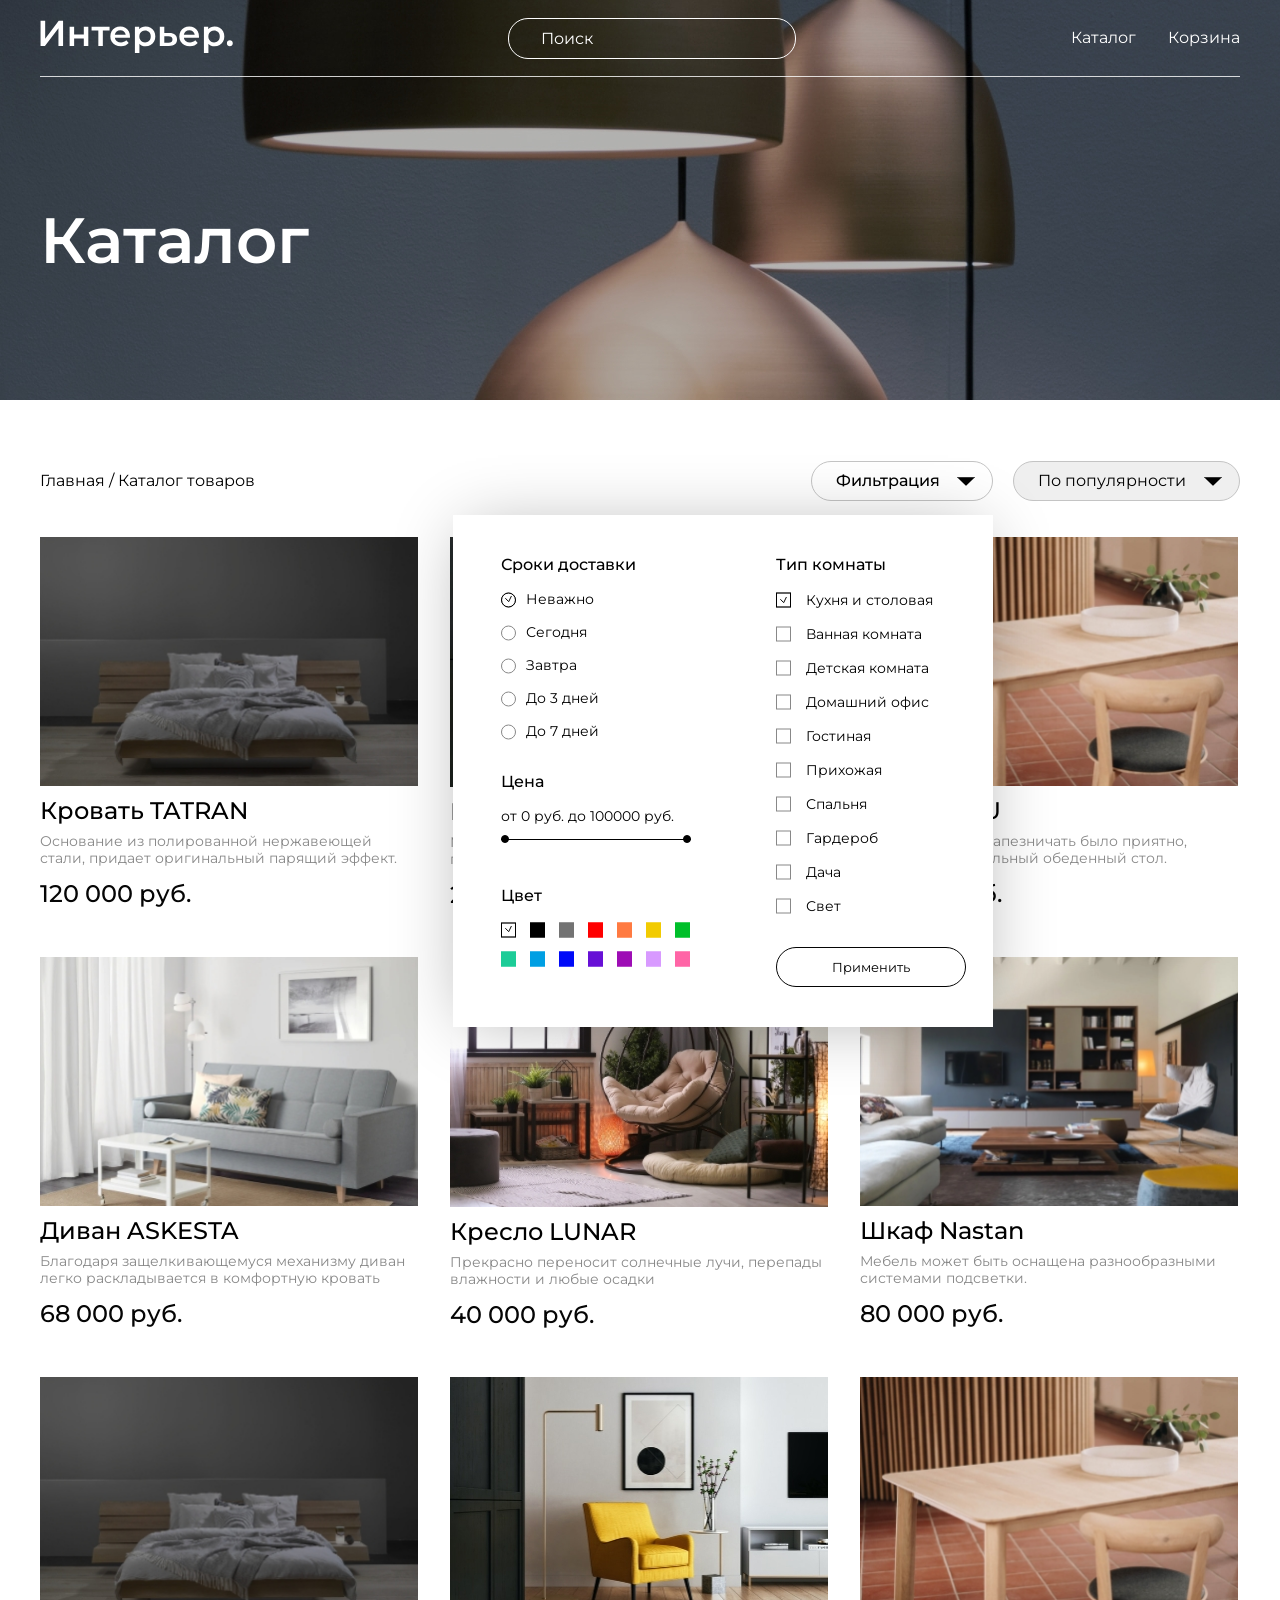
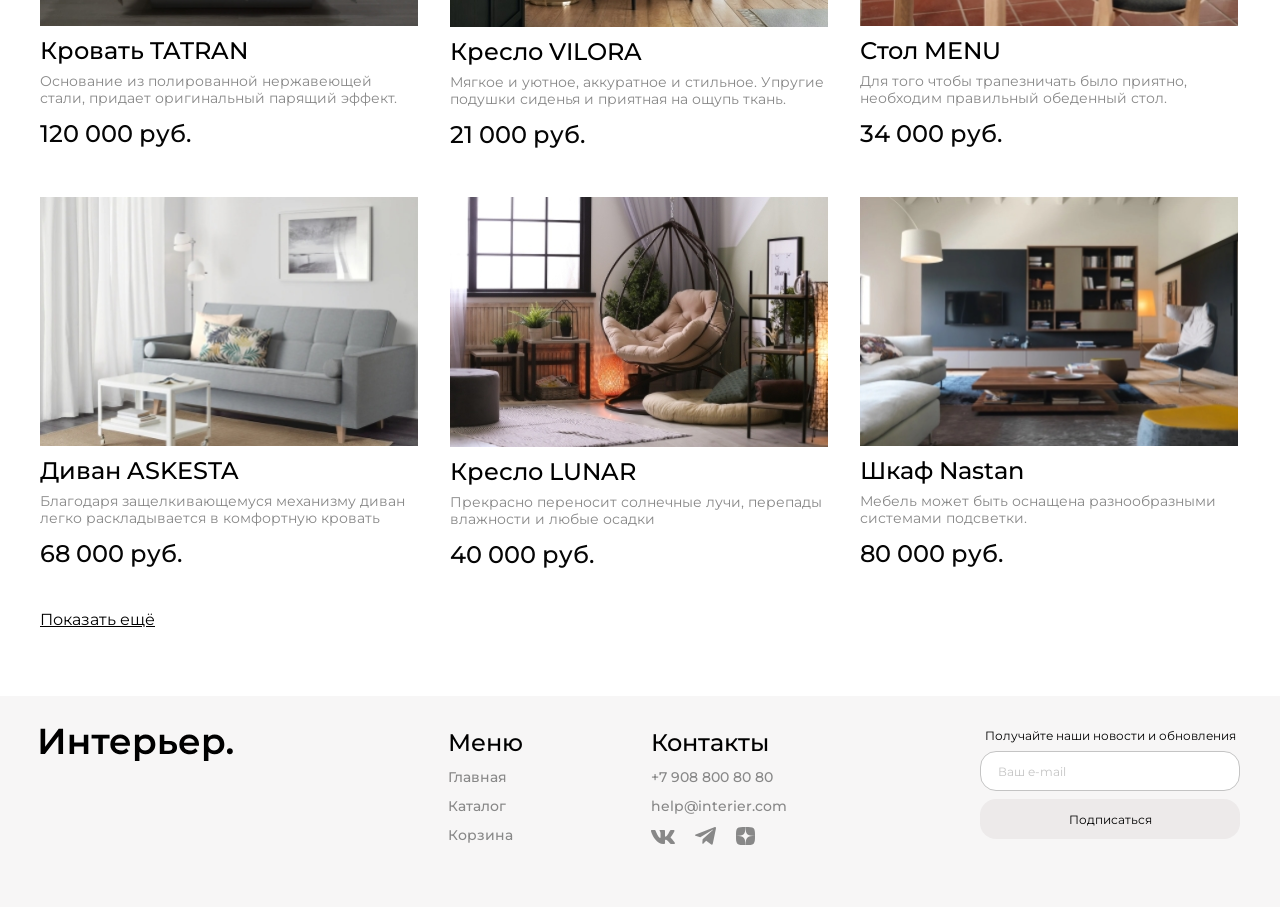
<file: catalog.html>
<!DOCTYPE html>
<html lang="en">
<head>
    <meta charset="UTF-8">
    <meta name="viewport" content="width=device-width, initial-scale=1.0">
    <title>Каталог</title>
    <link rel="preconnect" href="https://fonts.googleapis.com">
    <link rel="preconnect" href="https://fonts.gstatic.com" crossorigin>
    <link href="https://fonts.googleapis.com/css2?family=Montserrat:wght@400;500;600&display=swap" rel="stylesheet">
    <link rel="stylesheet" type="text/css" href="styles.css">

</head>
<body>
    <div class="catalog-top center">
        <header class="header">
            <a href="index.html"><img class="logo" src="./images/logo.svg" alt="Лого"></a>
            <input class="header__input" placeholder="Поиск" type="text">
            <nav class="menu">
                <ul class="menu__list">
                    <li><a class="menu__link" href="catalog.html">Каталог</a></li>
                    <li><a class="menu__link" href="cart.html">Корзина</a></li>
                </ul>
            </nav>
                        <div class="menu-mobile">
                <a class="menu-mobile__link" href="#">
                    <svg width="15.366211" height="15.360107" viewBox="0 0 15.3662 15.3601" fill="none" xmlns="http://www.w3.org/2000/svg" xmlns:xlink="http://www.w3.org/1999/xlink">
                    <path d="M11.53 10.41C12.52 9.14 12.99 7.54 12.84 5.93C12.68 4.33 11.93 2.84 10.72 1.78C9.51 0.71 7.94 0.15 6.33 0.2C4.72 0.25 3.19 0.91 2.05 2.05C0.91 3.19 0.25 4.72 0.2 6.33C0.15 7.94 0.71 9.51 1.78 10.72C2.85 11.93 4.33 12.68 5.94 12.83C7.54 12.99 9.14 12.52 10.42 11.53L10.45 11.56L13.81 14.92C13.88 15 13.97 15.05 14.07 15.09C14.16 15.13 14.27 15.16 14.37 15.16C14.47 15.16 14.58 15.13 14.67 15.09C14.77 15.05 14.86 15 14.93 14.92C15 14.85 15.06 14.76 15.1 14.67C15.14 14.57 15.16 14.47 15.16 14.36C15.16 14.26 15.14 14.16 15.1 14.06C15.06 13.96 15 13.88 14.93 13.8L11.57 10.44C11.56 10.43 11.55 10.42 11.53 10.41ZM9.89 3.17C10.34 3.61 10.69 4.13 10.94 4.71C11.18 5.29 11.31 5.91 11.31 6.53C11.31 7.16 11.19 7.78 10.95 8.36C10.71 8.94 10.36 9.47 9.92 9.91C9.47 10.36 8.95 10.71 8.37 10.95C7.79 11.18 7.17 11.31 6.54 11.3C5.91 11.3 5.29 11.17 4.72 10.93C4.14 10.69 3.61 10.33 3.17 9.88C2.29 8.99 1.8 7.79 1.81 6.53C1.81 5.28 2.31 4.08 3.2 3.19C4.09 2.31 5.29 1.81 6.54 1.8C7.79 1.8 9 2.29 9.89 3.17Z" fill="#FFFFFF" fill-opacity="1.000000" fill-rule="evenodd"/>
                    <path d="M13.04 7.14Q13.09 6.54 13.03 5.92Q12.98 5.3 12.81 4.71Q12.63 4.12 12.35 3.56Q12.07 3.01 11.69 2.53Q11.32 2.04 10.85 1.63Q10.38 1.22 9.86 0.91Q9.33 0.59 8.75 0.38Q8.16 0.17 7.55 0.07Q6.95 -0.02 6.33 0Q5.7 0.02 5.11 0.15Q4.51 0.28 3.94 0.53Q3.37 0.78 2.86 1.12Q2.35 1.47 1.91 1.91Q1.47 2.35 1.13 2.85Q0.78 3.36 0.53 3.93Q0.29 4.5 0.15 5.1Q0.02 5.7 0 6.32Q-0.02 6.95 0.07 7.55Q0.17 8.16 0.38 8.74Q0.59 9.33 0.9 9.86Q1.22 10.38 1.63 10.85Q2.04 11.32 2.53 11.69Q3.01 12.07 3.57 12.35Q4.12 12.63 4.71 12.81Q5.3 12.98 5.92 13.03Q6.54 13.09 7.15 13.03Q7.76 12.98 8.36 12.8Q8.96 12.63 9.5 12.35Q9.97 12.11 10.4 11.79L13.67 15.06Q13.74 15.13 13.82 15.19Q13.9 15.24 13.99 15.28Q14.08 15.32 14.18 15.34Q14.27 15.36 14.37 15.36Q14.47 15.36 14.56 15.34Q14.66 15.32 14.75 15.28Q14.84 15.24 14.92 15.19Q15 15.13 15.07 15.06Q15.14 14.99 15.19 14.91Q15.25 14.83 15.29 14.74Q15.32 14.65 15.34 14.56Q15.36 14.46 15.36 14.36Q15.36 14.26 15.34 14.17Q15.32 14.07 15.29 13.98Q15.25 13.89 15.19 13.81Q15.14 13.73 15.07 13.66L11.8 10.39Q12.11 9.96 12.35 9.5Q12.63 8.95 12.8 8.35Q12.98 7.75 13.04 7.14ZM11.53 10.41C12.52 9.14 12.99 7.54 12.84 5.93C12.68 4.33 11.93 2.84 10.72 1.78C9.51 0.71 7.94 0.15 6.33 0.2C4.72 0.25 3.19 0.91 2.05 2.05C0.91 3.19 0.25 4.72 0.2 6.33C0.15 7.94 0.71 9.51 1.78 10.72C2.85 11.93 4.33 12.68 5.94 12.83C7.54 12.99 9.14 12.52 10.42 11.53L10.45 11.56L13.81 14.92C13.88 15 13.97 15.05 14.07 15.09C14.16 15.13 14.27 15.16 14.37 15.16C14.47 15.16 14.58 15.13 14.67 15.09C14.77 15.05 14.86 15 14.93 14.92C15 14.85 15.06 14.76 15.1 14.67C15.14 14.57 15.16 14.47 15.16 14.36C15.16 14.26 15.14 14.16 15.1 14.06C15.06 13.96 15 13.88 14.93 13.8L11.57 10.44C11.56 10.43 11.55 10.42 11.53 10.41ZM9.89 3.17C10.34 3.61 10.69 4.13 10.94 4.71C11.18 5.29 11.31 5.91 11.31 6.53C11.31 7.16 11.19 7.78 10.95 8.36C10.71 8.94 10.36 9.47 9.92 9.91C9.47 10.36 8.95 10.71 8.37 10.95C7.79 11.18 7.17 11.31 6.54 11.3C5.91 11.3 5.29 11.17 4.72 10.93C4.14 10.69 3.61 10.33 3.17 9.88C2.29 8.99 1.8 7.79 1.81 6.53C1.81 5.28 2.31 4.08 3.2 3.19C4.09 2.31 5.29 1.81 6.54 1.8C7.79 1.8 9 2.29 9.89 3.17ZM10.33 4Q10.58 4.37 10.75 4.79Q10.93 5.21 11.02 5.64Q11.11 6.08 11.11 6.54Q11.11 6.99 11.03 7.43Q10.94 7.87 10.77 8.29Q10.59 8.71 10.35 9.08Q10.1 9.45 9.78 9.77Q9.46 10.09 9.08 10.34Q8.71 10.59 8.29 10.76Q7.87 10.93 7.43 11.02Q7 11.11 6.54 11.1Q6.09 11.1 5.65 11.01Q5.21 10.92 4.79 10.75Q4.37 10.57 4 10.32Q3.64 10.07 3.32 9.74Q3 9.42 2.76 9.05Q2.52 8.69 2.35 8.27Q2.18 7.85 2.09 7.42Q2.01 6.99 2.01 6.54Q2.01 6.08 2.1 5.65Q2.19 5.22 2.36 4.8Q2.53 4.39 2.78 4.02Q3.02 3.65 3.34 3.34Q3.66 3.02 4.03 2.77Q4.39 2.53 4.81 2.35Q5.23 2.18 5.66 2.09Q6.09 2.01 6.54 2Q6.99 2 7.42 2.09Q7.86 2.17 8.28 2.34Q8.69 2.51 9.06 2.75Q9.43 2.99 9.75 3.31Q10.07 3.63 10.33 4Z" fill="#FFFFFF" fill-opacity="1.000000" fill-rule="evenodd"/>
                    </svg>
                </a>
                <a class="menu-mobile__link" href="catalog.html">
                    <svg width="19.199463" height="19.199951" viewBox="0 0 19.1995 19.2" fill="none" xmlns="http://www.w3.org/2000/svg" xmlns:xlink="http://www.w3.org/1999/xlink">
                    <rect width="4.571429" height="4.571429" fill="#FFFFFF" fill-opacity="1.000000"/>
                    <rect y="7.314209" width="4.571429" height="4.571429" fill="#FFFFFF" fill-opacity="1.000000"/>
                    <rect y="14.628540" width="4.571429" height="4.571428" fill="#FFFFFF" fill-opacity="1.000000"/>
                    <rect x="7.313477" y="7.314209" width="4.571429" height="4.571429" fill="#FFFFFF" fill-opacity="1.000000"/>
                    <rect x="7.313477" y="14.628540" width="4.571429" height="4.571428" fill="#FFFFFF" fill-opacity="1.000000"/>
                    <rect x="7.313477" width="4.571429" height="4.571429" fill="#FFFFFF" fill-opacity="1.000000"/>
                    <rect x="14.627930" y="7.314209" width="4.571428" height="4.571429" fill="#FFFFFF" fill-opacity="1.000000"/>
                    <rect x="14.627930" y="14.628540" width="4.571428" height="4.571428" fill="#FFFFFF" fill-opacity="1.000000"/>
                    <rect x="14.627930" width="4.571428" height="4.571429" fill="#FFFFFF" fill-opacity="1.000000"/>
                    </svg>
                </a>
                <a class="menu-mobile__link" href="cart.html">
                    <svg width="18.717285" height="16.666626" viewBox="0 0 18.7173 16.6666" fill="none" xmlns="http://www.w3.org/2000/svg" xmlns:xlink="http://www.w3.org/1999/xlink">
                    <path d="M11.45 16.66C12.01 16.66 12.54 16.44 12.93 16.05C13.32 15.66 13.54 15.13 13.54 14.58C13.54 14.03 13.32 13.5 12.93 13.11C12.54 12.71 12.01 12.5 11.45 12.5C10.9 12.5 10.37 12.71 9.98 13.11C9.59 13.5 9.37 14.03 9.37 14.58C9.37 15.13 9.59 15.66 9.98 16.05C10.37 16.44 10.9 16.66 11.45 16.66ZM4.16 16.66C4.71 16.66 5.24 16.44 5.63 16.05C6.03 15.66 6.24 15.13 6.24 14.58C6.24 14.03 6.03 13.5 5.63 13.11C5.24 12.71 4.71 12.5 4.16 12.5C3.61 12.5 3.08 12.71 2.69 13.11C2.3 13.5 2.08 14.03 2.08 14.58C2.08 15.13 2.3 15.66 2.69 16.05C3.08 16.44 3.61 16.66 4.16 16.66ZM17.74 2C18 1.99 18.25 1.88 18.43 1.69C18.61 1.51 18.71 1.26 18.71 1C18.71 0.74 18.61 0.49 18.43 0.3C18.25 0.11 18 0 17.74 0L16.54 0C15.6 0 14.79 0.65 14.59 1.56L13.28 7.44C13.08 8.36 12.27 9.01 11.33 9.01L3.5 9.01L2 3L11.73 3C11.99 2.99 12.23 2.88 12.41 2.69C12.59 2.5 12.69 2.26 12.69 2C12.69 1.74 12.59 1.49 12.41 1.31C12.23 1.12 11.99 1.01 11.73 1L2 1C1.69 1 1.39 1.07 1.12 1.2C0.85 1.33 0.61 1.53 0.42 1.77C0.23 2.01 0.1 2.29 0.04 2.58C-0.02 2.88 -0.02 3.19 0.06 3.49L1.56 9.5C1.67 9.93 1.92 10.31 2.27 10.59C2.62 10.86 3.05 11.01 3.5 11.01L11.33 11.01C12.24 11.01 13.12 10.7 13.83 10.13C14.54 9.56 15.04 8.77 15.24 7.88L16.54 2L17.74 2Z" fill="#FFFFFF" fill-opacity="1.000000" fill-rule="nonzero"/>
                    </svg>
                </a>
            </div>
        </header>
        <section class="catalog-page">
            <h1 class="catalog-page__title">Каталог</h1>
        </section>
    </div>
    <section class="catalog center">
        <div class="nav-box">
            <nav class="catalog__nav">
                <a href="index.html" class="catalog__nav-link">Главная</a>
                <span> / </span>
                <a href="catalog.html" class="catalog__nav-link">Каталог товаров</a>
            </nav>

            <div class="select-box">
                <div class="filter-btn-wraper">
                    <button class="catalog__filter catalog__filter_btn">Фильтрация</button>
                    <form class="modal" action="#" method="get">
                        <div class="modal__content">
                            <fieldset class="modal__fieldset">
                                <legend class="modal__title">Сроки доставки</legend>
                                <div class="radio">
                                    <input id="any" class="radio__btn" name="deliver" type="radio" checked>
                                    <label class="radio__label" for="any">Неважно</label>
                                    
                                </div>
                                <div class="radio">
                                    <input id="today"   class="radio__btn" name="deliver" type="radio" >
                                    <label class="radio__label" for="today">Сегодня</label>
                                    
                                </div>
                                <div class="radio">
                                    <input id="tomorrow" class="radio__btn" name="deliver" type="radio" >
                                    <label class="radio__label" for="tomorrow">Завтра</label>
                                    
                                </div>
                                <div class="radio">
                                    <input id="three_day" class="radio__btn" name="deliver" type="radio" >
                                    <label class="radio__label" for="three_day">До 3 дней</label>
                                </div>
                                <div class="radio">
                                    <input id="week" class="radio__btn" name="deliver" type="radio" >
                                    <label class="radio__label" for="week">До 7 дней</label> 
                                </div>   
                            </fieldset>
                            <fieldset class="modal__fieldset ">
                                <legend class="modal__title">Цена</legend>
                                <div class="range">
                                    <label class="range__label">от 0 руб. до 100000 руб.</label>
                                    <div class="range__slider">
                                        <input class="range__input range__input-min" name="range" min="1" max="100000" type="range" value="1">
                                        <input class="range__input range__input-max" name="range" min="1" max="100000" type="range" value="100000">
                                    </div>
                                </div>
                            </fieldset>
                
                            <fieldset class="modal__fieldset ">
                                <legend class="modal__title">Цвет</legend>
                                <div class="color-option">
                                    <div class="checkbox color-option__checkbox">
                                        <input class="checkbox__input" name="color" id="white"  type="checkbox" checked> 
                                        <label for="white" class="checkbox__label checkbox__label_white"></label>                   
                                    </div>
                                    <div class="checkbox color-option__checkbox">
                                        <input class="checkbox__input" name="color" id="black"  type="checkbox"> 
                                        <label for="black" class="checkbox__label checkbox__label_black"></label>                  
                                    </div>
                                    <div class="checkbox color-option__checkbox">
                                        <input class="checkbox__input" name="color" id="gray"  type="checkbox">  
                                        <label for="gray" class="checkbox__label checkbox__label_gray"></label>                  
                                    </div>
                                    <div class="checkbox color-option__checkbox">
                                        <input class="checkbox__input" name="color" id="red"  type="checkbox">   
                                        <label for="red" class="checkbox__label checkbox__label_red"></label>                 
                                    </div>
                                    <div class="checkbox color-option__checkbox">
                                        <input class="checkbox__input" name="color" id="orange"  type="checkbox">
                                        <label for="orange" class="checkbox__label checkbox__label_orange"></label>                    
                                    </div>
                                    <div class="checkbox color-option__checkbox">
                                        <input class="checkbox__input" name="color" id="yellow"  type="checkbox">
                                        <label for="yellow" class="checkbox__label checkbox__label_yellow"></label>                   
                                    </div>
                                    <div class="checkbox color-option__checkbox">
                                        <input class="checkbox__input" name="color" id="green"  type="checkbox"> 
                                        <label for="green" class="checkbox__label checkbox__label_green"></label>                   
                                    </div>
                                    <div class="checkbox color-option__checkbox">
                                        <input class="checkbox__input" name="color" id="turquoise"  type="checkbox">
                                        <label for="turquoise" class="checkbox__label checkbox__label_turquoise"></label>                    
                                    </div>
                                    <div class="checkbox color-option__checkbox">
                                        <input class="checkbox__input" name="color" id="blue"  type="checkbox">  
                                        <label for="blue" class="checkbox__label checkbox__label_blue"></label>                  
                                    </div>
                                    <div class="checkbox color-option__checkbox">
                                        <input class="checkbox__input" name="color" id="dark_blue"  type="checkbox">
                                        <label for="dark_blue" class="checkbox__label checkbox__label_dark-blue"></label>                    
                                    </div>
                                    <div class="checkbox color-option__checkbox">
                                        <input class="checkbox__input" name="color" id="violet"  type="checkbox">
                                        <label for="violet" class="checkbox__label checkbox__label_violet"></label>
                                    </div>
                                    <div class="checkbox color-option__checkbox">
                                        <input class="checkbox__input" name="color" id="lilac"  type="checkbox"> 
                                        <label for="lilac" class="checkbox__label checkbox__label_lilac"></label> 
                                    </div>
                                    <div class="checkbox color-option__checkbox">
                                        <input class="checkbox__input" name="color" id="light_lilac"  type="checkbox">
                                        <label for="light_lilac" class="checkbox__label checkbox__label_light-lilac"></label>
                                    </div>
                                    <div class="checkbox color-option__checkbox">
                                        <input class="checkbox__input" name="color" id="pink"  type="checkbox">
                                        <label for="pink" class="checkbox__label checkbox__label_pink"></label>                   
                                    </div>
                                </div>
                            </fieldset>
                            <fieldset class="modal__fieldset check">
                                <legend class="modal__title">Тип комнаты</legend>
                                <div class="checkbox">
                                    <input class="checkbox__input" name="room" id="Kitchen" type="checkbox" checked>
                                    <label class="checkbox__label" for="Kitchen">Кухня и столовая</label>
                                </div>
                                <div class="checkbox">
                                    <input class="checkbox__input" name="room" id="Bathroom" type="checkbox">
                                    <label class="checkbox__label" for="Bathroom">Ванная комната</label>
                                </div>
                                <div class="checkbox">
                                    <input class="checkbox__input" name="room" id="Children_room" type="checkbox">
                                    <label class="checkbox__label" for="Children_room">Детская комната</label>
                                </div>
                                <div class="checkbox">
                                    <input class="checkbox__input" name="room" id="office" type="checkbox">
                                    <label class="checkbox__label" for="office">Домашний офис</label>
                                </div>
                                <div class="checkbox">
                                    <input class="checkbox__input" name="room" id="lounge" type="checkbox">
                                    <label class="checkbox__label" for="lounge">Гостиная</label>
                                </div>
                                <div class="checkbox">
                                    <input class="checkbox__input" name="room" id="Hallway" type="checkbox">
                                    <label class="checkbox__label" for="Hallway">Прихожая</label>
                                </div>
                                <div class="checkbox">
                                    <input class="checkbox__input" name="room" id="Bedroom" type="checkbox">
                                    <label class="checkbox__label" for="Bedroom">Спальня</label>
                                </div>
                                <div class="checkbox">
                                    <input class="checkbox__input" name="room" id="Wardrobe" type="checkbox">
                                    <label class="checkbox__label" for="Wardrobe">Гардероб</label>
                                </div>
                                <div class="checkbox">
                                    <input class="checkbox__input" name="room" id="dacha" type="checkbox">
                                    <label class="checkbox__label" for="dacha">Дача</label>
                                </div>
                                <div class="checkbox">
                                    <input class="checkbox__input" name="room" id="Light" type="checkbox">
                                    <label class="checkbox__label" for="Light">Свет</label>
                                </div>
                            </fieldset>
                            <button class="modal__btn hover-black">Применить</button>
                        </div>
                        
                
                    </form>
                </div>
                <select class="catalog__filter catalog__filter_long">
                    <option value="popular">По популярности</option>
                    <option value="new">Порядок: сперва новые</option>
                    
                </select>
            </div>

        </div>
        
        
        <div class="product-box product-box_catalog">
            <article class="product product_hover">
                <img class="product__img" src="./images/catalog1.jpeg" alt="Кровать TATRAN">
                <h3 class="product__name">Кровать TATRAN</h3>
                <p class="product__description">Основание из полированной нержавеющей стали, придает оригинальный парящий эффект.</p>
                <p class="product__price">120 000 руб.</p>
            </article>
            <article class="product product_hover">
                <img class="product__img" src="./images/catalog2.jpeg" alt="Кресло VILORA">
                <h3 class="product__name">Кресло VILORA</h3>
                <p class="product__description">Мягкое и уютное, аккуратное и стильное. Упругие подушки сиденья и приятная на ощупь ткань. </p>
                <p class="product__price">21 000 руб.</p>
            </article>
            <article class="product product_hover">
                <img class="product__img" src="./images/catalog3.jpeg" alt="Стол MENU">
                <h3 class="product__name">Стол MENU</h3>
                <p class="product__description">Для того чтобы трапезничать было приятно, необходим правильный обеденный стол.</p>
                <p class="product__price">34 000 руб.</p>
            </article>
            <article class="product product_hover">
                <img class="product__img" src="./images/catalog4.jpeg" alt="Диван ASKESTA">
                <h3 class="product__name">Диван ASKESTA</h3>
                <p class="product__description">Благодаря защелкивающемуся механизму диван легко раскладывается в комфортную кровать</p>
                <p class="product__price">68 000 руб.</p>
            </article>
            <article class="product product_hover">
                <img class="product__img" src="./images/catalog5.jpeg" alt="Кресло LUNAR">
                <h3 class="product__name">Кресло LUNAR</h3>
                <p class="product__description">Прекрасно переносит солнечные лучи, перепады влажности и любые осадки</p>
                <p class="product__price">40 000 руб.</p>
            </article>
            <article class="product product_hover">
                <img class="product__img" src="./images/catalog6.jpeg" alt="Шкаф Nastan">
                <h3 class="product__name">Шкаф Nastan</h3>
                <p class="product__description">Мебель может быть оснащена разнообразными системами подсветки. </p>
                <p class="product__price">80 000 руб.</p>
            </article>
            <article class="product product_hover">
                <img class="product__img" src="./images/catalog1.jpeg" alt="Кровать TATRAN">
                <h3 class="product__name">Кровать TATRAN</h3>
                <p class="product__description">Основание из полированной нержавеющей стали, придает оригинальный парящий эффект.</p>
                <p class="product__price">120 000 руб.</p>
            </article>
            <article class="product product_hover">
                <img class="product__img" src="./images/catalog2.jpeg" alt="Кресло VILORA">
                <h3 class="product__name">Кресло VILORA</h3>
                <p class="product__description">Мягкое и уютное, аккуратное и стильное. Упругие подушки сиденья и приятная на ощупь ткань. </p>
                <p class="product__price">21 000 руб.</p>
            </article>
            <article class="product product_hover">
                <img class="product__img" src="./images/catalog3.jpeg" alt="Стол MENU">
                <h3 class="product__name">Стол MENU</h3>
                <p class="product__description">Для того чтобы трапезничать было приятно, необходим правильный обеденный стол.</p>
                <p class="product__price">34 000 руб.</p>
            </article>
            <article class="product product_hover">
                <img class="product__img" src="./images/catalog4.jpeg" alt="Диван ASKESTA">
                <h3 class="product__name">Диван ASKESTA</h3>
                <p class="product__description">Благодаря защелкивающемуся механизму диван легко раскладывается в комфортную кровать</p>
                <p class="product__price">68 000 руб.</p>
            </article>
            <article class="product product_hover">
                <img class="product__img" src="./images/catalog5.jpeg" alt="Кресло LUNAR">
                <h3 class="product__name">Кресло LUNAR</h3>
                <p class="product__description">Прекрасно переносит солнечные лучи, перепады влажности и любые осадки</p>
                <p class="product__price">40 000 руб.</p>
            </article>
            <article class="product product_hover">
                <img class="product__img" src="./images/catalog6.jpeg" alt="Шкаф Nastan">
                <h3 class="product__name">Шкаф Nastan</h3>
                <p class="product__description">Мебель может быть оснащена разнообразными системами подсветки. </p>
                <p class="product__price">80 000 руб.</p>
            </article>
        </div>
        
        <a class="catalog__link  catalog__link_catalog" href="#">Показать ещё </a>
    </section>
    



    <footer class="footer center">
    
        <div class="footer__logo">
            <a href="index.html"><img  src="./images/logo_black.svg" alt="logo"></a> 
        </div>
        
        <div class="footer-content">
        
            <div class="footer-info">   
                <nav class="footer__item">
                    <h4 class="footer__title">Меню</h4>
                    <a class="footer__link footer__link_hover" href="index.html">Главная</a>
                    <a class="footer__link footer__link_hover" href="catalog.html">Каталог</a>
                    <a class="footer__link footer__link_hover" href="cart.html">Корзина</a>
                    
                </nav>
                <div class="footer__item">
                    <h4 class="footer__title">Контакты</h4>
                    <a class="footer__link" href="tel:+79088008080">+7 908 800 80 80</a>
                    <a class="footer__link" href="mailto:help@interier.com">help@interier.com</a>
    
                    <div class="footer__icons">
                        <a class="footer__icon-link" href="#">
                            <svg width="24.000504" height="14.000000" viewBox="0 0 24.0005 14" fill="none" xmlns="http://www.w3.org/2000/svg" xmlns:xlink="http://www.w3.org/1999/xlink">
                                <path d="M23.45 0.94C23.61 0.4 23.45 0 22.65 0L20.03 0C19.36 0 19.05 0.34 18.88 0.72C18.88 0.72 17.55 3.92 15.66 6C15.04 6.6 14.77 6.79 14.43 6.79C14.27 6.79 14.01 6.6 14.01 6.05L14.01 0.94C14.01 0.29 13.83 0 13.27 0L9.15 0C8.73 0 8.48 0.3 8.48 0.59C8.48 1.21 9.42 1.35 9.52 3.1L9.52 6.9C9.52 7.73 9.37 7.88 9.03 7.88C8.14 7.88 5.98 4.67 4.69 1C4.44 0.28 4.19 0 3.52 0L0.9 0C0.15 0 0 0.34 0 0.72C0 1.41 0.88 4.8 4.14 9.28C6.31 12.34 9.37 14 12.15 14C13.82 14 14.02 13.63 14.02 12.99L14.02 10.68C14.02 9.94 14.18 9.8 14.71 9.8C15.1 9.8 15.77 9.99 17.33 11.46C19.11 13.21 19.4 14 20.4 14L23.03 14C23.78 14 24.15 13.63 23.94 12.9C23.7 12.18 22.85 11.12 21.72 9.88C21.11 9.17 20.19 8.4 19.91 8.02C19.52 7.53 19.63 7.31 19.91 6.87C19.91 6.87 23.11 2.45 23.44 0.94L23.45 0.94Z" fill="#888888" fill-opacity="1.000000" fill-rule="evenodd" class="fill-svg"/>
                            </svg>
                        </a>
                        <a class="footer__icon-link" href="#">
                            <svg width="21.000000" height="17.675659" viewBox="0 0 21 17.6757" fill="none" xmlns="http://www.w3.org/2000/svg" xmlns:xlink="http://www.w3.org/1999/xlink">
                                <path d="M19.29 0.2L0.69 7.41C-0.06 7.74 -0.32 8.42 0.5 8.78L5.28 10.31L16.82 3.14C17.45 2.69 18.09 2.81 17.54 3.3L7.63 12.32L7.31 16.14C7.6 16.73 8.13 16.73 8.47 16.44L11.21 13.83L15.91 17.37C17 18.02 17.59 17.6 17.83 16.41L20.91 1.74C21.23 0.28 20.68 -0.37 19.29 0.2Z" fill="#888888" fill-opacity="1.000000" fill-rule="nonzero" class="fill-svg"/>
                            </svg>
                        </a>
                        <a class="footer__icon-link" href="#">
                            <svg width="19.000000" height="18.000000" viewBox="0 0 19 18" fill="none" xmlns="http://www.w3.org/2000/svg" xmlns:xlink="http://www.w3.org/1999/xlink">
                                <path d="M11.33 10.73C9.83 12.19 9.73 14.01 9.6 18C13.52 18 16.23 17.98 17.62 16.7C18.98 15.37 19 12.68 19 9.09C14.79 9.22 12.87 9.32 11.33 10.73ZM0 9.09C0 12.68 0.01 15.37 1.37 16.7C2.76 17.98 5.47 18 9.39 18C9.26 14.01 9.16 12.19 7.66 10.73C6.12 9.32 4.2 9.21 0 9.09ZM9.39 0C5.48 0 2.76 0.01 1.37 1.29C0.01 2.62 0 5.31 0 8.9C4.2 8.77 6.12 8.67 7.66 7.26C9.16 5.8 9.26 3.98 9.39 0ZM11.33 7.26C9.83 5.8 9.73 3.98 9.6 0C13.52 0 16.23 0.01 17.62 1.29C18.98 2.62 19 5.31 19 8.9C14.79 8.77 12.87 8.67 11.33 7.26Z" fill="#888888" fill-opacity="1.000000" fill-rule="nonzero" class="fill-svg"/>
                            </svg>
                        </a>
                    </div>
                </div> 
            </div>
            <div >
                <form class="form" action="#">
                    <p class="form__text">Получайте наши новости и обновления</p>
                    <input class="form__input" placeholder="Ваш e-mail" type="email">    
                    <button class="btn btn_form">Подписаться</button>
                </form>
            </div>
        </div>
    </footer>
    
</body>
</html>
</file>
<file: styles.css>
* {
  margin: 0;
  padding: 0;
}

body {
  font-family: "Montserrat", sans-serif;
}

.center {
  padding-left: calc(50% - 600px);
  padding-right: calc(50% - 600px);
}

/* TOP */
.top {
  height: 735px;
  background-image: url(./images/topbg.jpg);
  background-repeat: no-repeat;
  background-position: center;
  background-size: cover;
}

.header {
  height: 76px;
  border-bottom: 0.5px solid rgba(255, 255, 255, 0.8);
  display: flex;
  justify-content: space-between;
  align-items: center;
}

.header__input {
  width: 288px;
  height: 41px;
  font: inherit;
  color: white;
  border: 1px solid white;
  border-radius: 20px;
  outline: none;
  box-sizing: border-box;
  background-color: transparent;
  line-height: 20px;
  padding-right: 32px;
  padding-left: 32px;
}

.header__input::-moz-placeholder {
  color: white;
  font-size: 16px;
}

.header__input::placeholder {
  color: white;
  font-size: 16px;
}

/* HEADER MENU */
.menu-mobile {
  display: none;
}

.menu__list {
  list-style-type: none;
  display: flex;
  gap: 32px;
  flex-wrap: wrap;
}

.menu__link {
  color: white;
  font-size: 16px;
  line-height: 20px;
  text-decoration: none;
}

.menu__link:hover, .footer__link:hover {
  text-decoration: underline;
}

/* HERO-PAGE */
.hero-page__title {
  font-weight: 600;
  font-size: 64px;
  line-height: 70px;
  color: white;
  margin-top: 64px;
  margin-bottom: 16px;
}

.hero-page__text {
  font-size: 24px;
  line-height: 32px;
  color: white;
  margin-bottom: 16px;
}

.hero-page__link {
  font-size: 16px;
  line-height: 24px;
  text-decoration-line: underline;
  color: white;
  transition-duration: 0.2s;
}

/* FOR */
.for {
  margin-top: 32px;
}

.for-box {
  display: grid;
  gap: 32px;
  grid-template-columns: repeat(12, 1fr);
}

.for__title {
  margin-bottom: 32px;
  color: #000;
  font-size: 48px;
  font-weight: 600;
  line-height: 59px;
}

.for__item {
  height: 415px;
  grid-column: span 4;
  display: flex;
  justify-content: center;
  align-items: center;
}

.for__item_big {
  grid-column: span 6;
}

.for__item_1 {
  background-image: url(./images/for1.jpeg);
}

.for__item_2 {
  background-image: url(./images/for2.jpeg);
}

.for__item_3 {
  background-image: url(./images/for3.jpeg);
}

.for__item_4 {
  background-image: url(./images/for4.jpeg);
}

.for__item_5 {
  background-image: url(./images/for5.jpeg);
}

.for__item-text {
  color: rgb(255, 255, 255);
  font-size: 34px;
  font-weight: 600;
  line-height: 41px;
}

.offer__title {
  font-weight: 600;
  font-size: 48px;
  line-height: 59px;
  color: #000;
  margin-bottom: 32px;
  margin-top: 64px;
}

.product-box {
  display: flex;
  -moz-column-gap: 32px;
       column-gap: 32px;
  row-gap: 48px;
  flex-wrap: wrap;
}

.product {
  max-width: 378px;
  display: flex;
  flex-direction: column;
  position: relative;
  transition-duration: 1s;
}
.product::after, .product::before {
  content: "";
  position: absolute;
  right: 58px;
  top: 11px;
  opacity: 0;
  transition: opacity 0.3s;
}
.product::before {
  cursor: pointer;
  right: 12px;
  content: url(./images/heart-icon.svg);
}
.product::after {
  cursor: pointer;
  content: url(./images/cart-icon.svg);
}
.product:hover::after, .product:hover::before {
  opacity: 1;
}

.product__img {
  width: 100%;
}

.product__name {
  font-weight: 500;
  font-size: 24px;
  line-height: 29px;
  color: #000;
  padding-top: 10px;
  padding-bottom: 8px;
}

.product__description {
  font-size: 14px;
  line-height: 17px;
  color: #888888;
  padding-bottom: 12px;
}

.product__price-box {
  display: flex;
  gap: 32px;
}

.product__price {
  font-weight: 500;
  font-size: 24px;
  line-height: 29px;
  color: #050505;
}

.product__price_old {
  font-weight: 500;
  font-size: 24px;
  line-height: 29px;
  text-decoration: line-through;
  color: #888;
}

.catalog__title {
  font-weight: 600;
  font-size: 48px;
  line-height: 59px;
  color: #000;
  margin-bottom: 32px;
  margin-top: 72px;
}

.catalog__link {
  color: #000;
  font-size: 16px;
  font-weight: 400;
  line-height: 24px;
  text-decoration-line: underline;
  margin-top: 39px;
  display: inline-block;
}

.catalog__link:hover, .hero-page__link:hover {
  color: rgb(136, 136, 136);
  text-decoration: none;
}

.footer {
  background-color: #F7F6F6;
  margin-top: 64px;
  padding-top: 32px;
  padding-bottom: 58px;
  display: flex;
  flex-wrap: wrap;
  justify-content: space-between;
}

.footer-content {
  width: 792px;
  display: flex;
  flex-wrap: wrap;
  justify-content: space-between;
}

.footer-info {
  display: flex;
  -moz-column-gap: 128px;
       column-gap: 128px;
}

.footer__item {
  display: flex;
  flex-direction: column;
  row-gap: 12px;
}

.footer__title {
  font-weight: 500;
  font-size: 24px;
  line-height: 29px;
  color: #000;
}

.footer__link {
  font-weight: 500;
  font-size: 14px;
  line-height: 17px;
  color: #888;
  text-decoration: none;
  transition-duration: 1s;
}

.footer__link_hover:hover {
  text-decoration: underline;
}

.footer__icons {
  display: flex;
  align-items: center;
  gap: 20px;
}

.footer__icon-link {
  text-decoration: none;
}

.fill-svg {
  transition-duration: 0.3s;
}

.fill-svg:hover {
  fill: rgb(0, 0, 0);
}

.form {
  display: flex;
  flex-direction: column;
  row-gap: 8px;
  align-items: center;
}

.form__text {
  font-size: 12px;
  font-weight: 400;
  line-height: 15px;
}

.form__input {
  width: 260px;
  height: 40px;
  font: inherit;
  border: 1px solid #C4C4C4;
  border-radius: 16px;
  outline: none;
  box-sizing: border-box;
  background-color: white;
  line-height: 15px;
  font-size: 12px;
  padding-right: 17px;
  padding-left: 17px;
}

.form__input::-moz-placeholder {
  font-size: 12px;
  font-weight: 400;
  line-height: 15px;
  color: rgb(196, 196, 196);
}

.form__input::placeholder {
  font-size: 12px;
  font-weight: 400;
  line-height: 15px;
  color: rgb(196, 196, 196);
}

.btn_form {
  width: 260px;
  height: 40px;
  background: rgba(222, 215, 215, 0.41);
  border: none;
  border-radius: 16px;
  font-size: 12px;
  font-weight: 400;
  line-height: 15px;
  color: #000;
  font-family: inherit;
  transition-duration: 0.2s;
}

.btn_form:hover {
  color: rgb(255, 255, 255);
  background: #000;
}

.catalog-top {
  height: 400px;
  background-image: url(./images/catalogbg.jpeg);
  background-repeat: no-repeat;
  background-position: center;
  background-size: cover;
}

.catalog-page__title {
  margin-top: 128px;
  font-weight: 600;
  font-size: 64px;
  line-height: 70px;
  color: white;
}

.catalog__nav-link {
  text-decoration: none;
  font-size: 16px;
  font-weight: 400;
  line-height: 32px;
  color: #000;
}

.nav-box {
  padding-top: 61px;
  padding-bottom: 36px;
  display: flex;
  justify-content: space-between;
  align-items: center;
}

.catalog__filter {
  width: 182px;
  height: 40px;
  padding-left: 24px;
  box-sizing: border-box;
  border: 1px solid rgb(196, 196, 196);
  border-radius: 20px;
  font-family: inherit;
  font-size: 16px;
  font-weight: 500;
  line-height: 20px;
  -webkit-appearance: none;
     -moz-appearance: none;
          appearance: none;
  background-image: url(./images/filter.png);
  background-repeat: no-repeat;
  cursor: pointer;
}

.catalog__filter_btn {
  background: white;
  background-image: url(./images/filter.png);
  background-repeat: no-repeat;
  background-position: 145px 15px;
  text-align: left;
}

.catalog__filter_long {
  width: 227px;
  margin-left: 10px;
  font-size: 16px;
  font-weight: 400;
  line-height: 20px;
  background-position: 190px 15px;
  outline: none;
}

.select-box {
  display: flex;
  gap: 10px;
}

.filter-btn-wraper {
  position: relative;
}

.modal {
  z-index: 1;
  position: absolute;
  top: calc(100% + 14px);
  right: 0px;
  display: flex;
  flex-direction: column;
  align-items: start;
  gap: 36px;
  background-color: white;
  box-shadow: 0px 4px 67px -12px rgba(0, 0, 0, 0.32);
  padding: 40px 48px;
  box-sizing: border-box;
  min-width: 540px;
}
.modal__content {
  display: flex;
  flex-direction: column;
  gap: 32px 65px;
  flex-wrap: wrap;
  max-height: 548px;
}
.modal__fieldset {
  display: flex;
  flex-direction: column;
  gap: 16px;
  padding: 0;
  border: none;
}
.modal__title {
  font-size: 16px;
  font-weight: 500;
  line-height: 20px;
  margin-bottom: 16px;
}
.modal__btn {
  box-sizing: border-box;
  border: 1px solid rgb(4, 4, 4);
  border-radius: 20px;
  background: transparent;
  max-width: 190px;
  width: 100%;
  min-height: 40px;
  align-self: flex-end;
  cursor: pointer;
  font-family: inherit;
  transition-duration: 0.2s;
}

.radio {
  display: flex;
  gap: 10px;
  align-items: center;
}
.radio__btn {
  display: none;
}
.radio__label {
  font-size: 14px;
  font-weight: 400;
  line-height: 17px;
  position: relative;
  cursor: pointer;
  padding-left: 25px;
}
.radio__label::before {
  content: "";
  position: absolute;
  width: 15px;
  height: 15px;
  box-sizing: border-box;
  border: 1px solid rgb(136, 136, 136);
  border-radius: 60px;
  left: 0;
  top: 50%;
  transform: translateY(-50%);
}
.radio__btn:checked + .radio__label::after {
  content: "";
  position: absolute;
  background-image: url(./images/Vector.svg);
  background-repeat: no-repeat;
  background-position: center;
  width: 15px;
  height: 15px;
  box-sizing: border-box;
  border: 1px solid #000;
  border-radius: 60px;
  left: 0;
  top: 50%;
  transform: translateY(-50%);
}

.range {
  display: flex;
  flex-direction: column;
  gap: 14px;
}
.range__label {
  font-size: 14px;
  font-weight: 400;
  line-height: 17px;
}
.range__input {
  width: 190px;
  height: 10px;
  overflow: hidden;
  outline: none;
}
.range__input, .range__input::-webkit-slider-runnable-track, .range__input::-webkit-slider-thumb {
  -webkit-appearance: none;
  background: none;
}
.range__input::-webkit-slider-runnable-track {
  width: 200px;
  height: 1px;
  background: #000;
}
.range__input:nth-child(2)::-webkit-slider-runnable-track {
  background: none;
}
.range__input::-webkit-slider-thumb {
  position: relative;
  height: 8px;
  width: 8px;
  margin-top: -4px;
  background: #000;
  border: 1px solid #000;
  border-radius: 25px;
  z-index: 1;
  cursor: pointer;
}
.range__input::-webkit-slider-thumb:active {
  cursor: grabbing;
}
.range__input::-webkit-slider-thumb__input:nth-child(1)::-webkit-slider-thumb {
  z-index: 2;
}
.range__slider {
  display: inline-block;
  height: 20px;
  width: 210px;
  position: relative;
  margin-top: -5px;
}
.range__slider input {
  position: absolute;
}

.color-option {
  display: flex;
  flex-wrap: wrap;
  gap: 14px;
  max-width: 190px;
}
.color-option__checkbox {
  width: 15px;
  height: 15px;
}

.checkbox {
  display: flex;
  align-items: center;
}
.checkbox__input {
  display: none;
}
.checkbox__label {
  padding-left: 30px;
  font-size: 14px;
  cursor: pointer;
  position: relative;
}
.checkbox__label::before {
  content: "";
  position: absolute;
  width: 15px;
  height: 15px;
  left: 0;
  top: 50%;
  transform: translateY(-50%);
  box-sizing: border-box;
  border: 1px solid rgb(136, 136, 136);
}
.checkbox__label_white::before {
  background: white;
  border-color: rgb(136, 136, 136);
}
.checkbox__label_black::before {
  background: #000;
  border-color: #000;
}
.checkbox__label_gray::before {
  background: #737373;
  border-color: #737373;
}
.checkbox__label_red::before {
  background: #FF0000;
  border-color: #FF0000;
}
.checkbox__label_orange::before {
  background: #FF7A41;
  border-color: #FF7A41;
}
.checkbox__label_green::before {
  background: #00BF2A;
  border-color: #00BF2A;
}
.checkbox__label_yellow::before {
  background: #F2CB01;
  border-color: #F2CB01;
}
.checkbox__label_turquoise::before {
  background: #1CCC97;
  border-color: #1CCC97;
}
.checkbox__label_blue::before {
  background: #009FE3;
  border-color: #009FE3;
}
.checkbox__label_dark-blue::before {
  background: #000AF8;
  border-color: #000AF8;
}
.checkbox__label_violet::before {
  background: #6710D6;
  border-color: #6710D6;
}
.checkbox__label_light-lilac::before {
  background: #D89AFF;
  border-color: #D89AFF;
}
.checkbox__label_lilac::before {
  background: #9D0DB5;
  border-color: #9D0DB5;
}
.checkbox__label_pink::before {
  background: #FF65A6;
  border-color: #FF65A6;
}
.checkbox__input:checked + label::after {
  content: "";
  position: absolute;
  background-image: url(data:image/svg+xml,%3Csvg%20width%3D%227.300781%22%20height%3D%227.067688%22%20viewBox%3D%220%200%207.30078%207.06769%22%20fill%3D%22none%22%20xmlns%3D%22http%3A%2F%2Fwww.w3.org%2F2000%2Fsvg%22%20xmlns%3Axlink%3D%22http%3A%2F%2Fwww.w3.org%2F1999%2Fxlink%22%3E%3Cdesc%3ECreated%20with%20Pixso.%3C%2Fdesc%3E%3Cdefs%2F%3E%3Cpath%20id%3D%22Vector%201%22%20d%3D%22M0.35%202.72L3.85%206.22L6.85%200.22%22%20stroke%3D%22%23000000%22%20stroke-opacity%3D%221.000000%22%20stroke-width%3D%221.000000%22%2F%3E%3C%2Fsvg%3E);
  background-repeat: no-repeat;
  background-position: center;
  width: 15px;
  height: 15px;
  left: 0;
  top: 50%;
  transform: translateY(-50%);
  box-sizing: border-box;
  border: 1px solid rgb(0, 0, 0);
}
.checkbox__input:checked + .checkbox__label_black::after {
  content: "";
  position: absolute;
  background-image: url("data:image/svg+xml,%3Csvg%20width%3D%227.300781%22%20height%3D%227.067688%22%20viewBox%3D%220%200%207.30078%207.06769%22%20fill%3D%22none%22%20xmlns%3D%22http%3A%2F%2Fwww.w3.org%2F2000%2Fsvg%22%20xmlns%3Axlink%3D%22http%3A%2F%2Fwww.w3.org%2F1999%2Fxlink%22%3E%3Cdesc%3ECreated%20with%20Pixso.%3C%2Fdesc%3E%3Cdefs%2F%3E%3Cpath%20id%3D%22Vector%201%22%20d%3D%22M0.35%202.72L3.85%206.22L6.85%200.22%22%20stroke%3D%22%23888888%22%20stroke-opacity%3D%221.000000%22%20stroke-width%3D%221.000000%22%2F%3E%3C%2Fsvg%3E");
  background-repeat: no-repeat;
  background-position: center;
  width: 15px;
  height: 15px;
  left: 0;
  top: 50%;
  transform: translateY(-50%);
  box-sizing: border-box;
  border: 1px solid rgb(136, 136, 136);
}

.cart-top {
  height: 400px;
  background-image: url(./images/cartbg.jpeg);
  background-repeat: no-repeat;
  background-position: center;
  background-size: cover;
}

.cart-page__title {
  margin-top: 128px;
  font-size: 64px;
  font-weight: 600;
  line-height: 70px;
  color: white;
}

.cart {
  margin-top: 64px;
  display: grid;
  grid-template-columns: repeat(12, 1fr);
  gap: 32px;
}
.cart__name-box {
  display: flex;
  justify-content: space-between;
  margin-bottom: 14px;
  padding-right: 28px;
}
.cart__content {
  grid-column: span 8;
}
.cart__item {
  border-top: 0.5px solid rgb(202, 205, 216);
  padding-top: 25px;
  padding-bottom: 32px;
  display: flex;
  justify-content: space-between;
  align-items: flex-start;
}
.cart__left {
  display: flex;
  gap: 32px;
}
.cart__info {
  width: 276px;
  display: flex;
  flex-direction: column;
  gap: 14px;
}
.cart__info-name {
  font-weight: 500;
  font-size: 24px;
  line-height: 29px;
}
.cart__info-text {
  color: rgb(136, 136, 136);
  font-size: 14px;
  font-weight: 400;
  line-height: 17px;
}
.cart__info-price {
  font-size: 16px;
  font-weight: 500;
  line-height: 20px;
}
.cart__btn {
  width: 200px;
  height: 37px;
  font-family: inherit;
  font-size: 14px;
  font-weight: 400;
  line-height: 17px;
  background: transparent;
  box-sizing: border-box;
  border: 1px solid #000;
  border-radius: 50px;
  margin-top: 18px;
  transition-duration: 0.2s;
}
.cart__link-box {
  display: flex;
  flex-direction: row;
  gap: 30px;
}
.cart__link {
  color: #000;
  font-size: 14px;
  font-weight: 400;
  text-decoration: underline;
  text-decoration-thickness: 0.5px;
}
.cart__link:hover {
  color: rgb(136, 136, 136);
  text-decoration: none;
}
.cart__input {
  width: 71px;
  height: 51px;
  border: none;
  border-radius: 6px;
  background: rgb(247, 246, 246);
  box-sizing: border-box;
  padding-left: 20px;
  padding-right: 20px;
  font-size: 14px;
  font-weight: 600;
  font-family: inherit;
}
.cart-form {
  box-sizing: border-box;
  padding-top: 42px;
  border-radius: 20px;
  background: rgb(247, 246, 246);
  height: 556px;
  grid-column: span 4;
}
.cart-form__title {
  font-size: 24px;
  font-weight: 700;
  line-height: 29px;
  text-align: center;
  margin-bottom: 35px;
}
.cart-form__input-box {
  padding-left: 27px;
  display: flex;
  flex-direction: column;
  gap: 41px;
}
.cart-form__input {
  outline: none;
  width: 288px;
  font-family: inherit;
  font-size: 14px;
  font-weight: 400;
  line-height: 17px;
  background: transparent;
  border: none;
  border-bottom: 1px solid rgb(202, 205, 216);
}
.cart-form__input::-moz-placeholder {
  color: #000;
}
.cart-form__input::placeholder {
  color: #000;
}
.cart-form__text {
  font-size: 24px;
  font-weight: 500;
  line-height: 29px;
  text-align: center;
  margin-top: 64px;
  margin-bottom: 18px;
}
.cart-form__btn {
  font-family: inherit;
  font-size: 16px;
  font-weight: 400;
  line-height: 20px;
  background: transparent;
  box-sizing: border-box;
  border: 1px solid rgb(4, 4, 4);
  border-radius: 20px;
  width: 290px;
  height: 41px;
  display: flex;
  justify-content: center;
  align-items: center;
  margin: 0 auto;
  transition: all 1s;
}
.cart-form__btn:hover {
  transform: scale(1.1);
}

.hover-black:hover {
  background: #000;
  color: white;
}

@media (max-width: 1024px) {
  .center {
    padding-left: calc(50% - 393px);
    padding-right: calc(50% - 393px);
  }
  .for__item {
    height: 268px;
  }
  .product-box {
    -moz-column-gap: 20px;
         column-gap: 20px;
    row-gap: 39px;
  }
  .product-box_catalog {
    row-gap: 30px;
  }
  .catalog__link {
    margin-top: 41px;
  }
  .catalog__link_catalog {
    margin-top: 31px;
  }
  .footer__logo {
    display: none;
  }
  .cart {
    grid-template-columns: repeat(8, 1fr);
  }
  .cart__content {
    grid-column: span 8;
  }
  .cart-form {
    grid-column: span 4;
  }
  .cart__btn:last-child {
    background: rgb(0, 0, 0);
    color: rgb(255, 255, 255);
  }
  .modal {
    right: -235px;
  }
}
@media (min-width: 768px) and (max-width: 833px) {
  .center {
    padding-left: 24px;
    padding-right: 24px;
  }
  .product {
    width: 345px;
  }
}
@media (max-width: 767px) {
  .center {
    padding-left: 16px;
    padding-right: 16px;
  }
  .header {
    padding-top: 32px;
    border: none;
  }
  .header__input {
    display: none;
  }
  .menu {
    display: none;
  }
  .logo {
    width: 99px;
  }
  .menu-mobile {
    display: flex;
    align-items: center;
    gap: 32px;
  }
  .hero-page {
    display: flex;
    flex-direction: column;
    align-items: center;
  }
  .hero-page__title {
    text-align: center;
    font-size: 48px;
    line-height: 59px;
  }
  .hero-page__text {
    font-size: 16px;
    line-height: 32px;
  }
  .hero-page__link {
    font-size: 14px;
  }
  .for-box {
    grid-template-columns: repeat(4, 1fr);
    gap: 16px;
  }
  .for__title {
    font-size: 24px;
    line-height: 29px;
  }
  .for__item {
    grid-column: 1/-1;
    height: 375px;
    gap: 16px;
  }
  .for__item-text {
    font-size: 28px;
    line-height: 34px;
  }
  .for__item_big {
    height: 244px;
  }
  .footer {
    margin-top: 32px;
    padding-bottom: 33px;
  }
  .footer-content {
    justify-content: center;
    gap: 69px;
  }
  .footer-info {
    -moz-column-gap: 100px;
         column-gap: 100px;
  }
  .offer__title {
    font-size: 24px;
    line-height: 29px;
    margin-top: 32px;
  }
  .product-box {
    row-gap: 32px;
    justify-content: center;
  }
  .product__name {
    font-size: 18px;
    line-height: 22px;
  }
  .product__description {
    padding-bottom: 8px;
  }
  .product__price {
    font-size: 18px;
    line-height: 22px;
  }
  .catalog__title {
    font-size: 24px;
    line-height: 29px;
    margin-top: 36px;
  }
  .catalog__link {
    margin-top: 36px;
  }
  .catalog-page__title {
    font-size: 48px;
    line-height: 59px;
    text-align: center;
    margin-top: 100px;
  }
  .catalog__filter_long {
    margin: 0;
  }
  .catalog__link_catalog {
    margin-top: 32px;
  }
  .catalog .nav-box {
    flex-direction: column;
    align-items: start;
    padding-top: 32px;
    padding-bottom: 32px;
  }
  .catalog .select-box {
    flex-direction: column-reverse;
    padding-top: 14px;
  }
  .modal {
    min-width: 287px;
    right: -78px;
  }
  .modal__content {
    max-height: 910px;
  }
  .cart {
    margin-top: 92px;
  }
  .cart__content {
    grid-column: span 12;
  }
  .cart-page__title {
    font-size: 48px;
    line-height: 59px;
    text-align: center;
    margin-top: 100px;
  }
  .cart__name-box {
    display: none;
  }
  .cart__img {
    display: none;
  }
  .cart__info-name {
    font-size: 18px;
    line-height: 22px;
    margin-bottom: -6px;
  }
  .cart__info-text {
    max-width: 253px;
  }
  .cart__info-price {
    font-size: 14px;
    line-height: 17px;
  }
  .cart__btn {
    width: 163px;
    height: 37px;
    font-size: 12px;
    line-height: 15px;
    margin-top: 0;
    font-size: 12px;
    font-weight: 400;
    line-height: 15px;
    margin: 0;
  }
  .cart-form {
    grid-column: span 12;
  }
  .cart .btn-box {
    display: flex;
    gap: 14px;
    justify-content: center;
  }
}/*# sourceMappingURL=styles.css.map */
</file>
